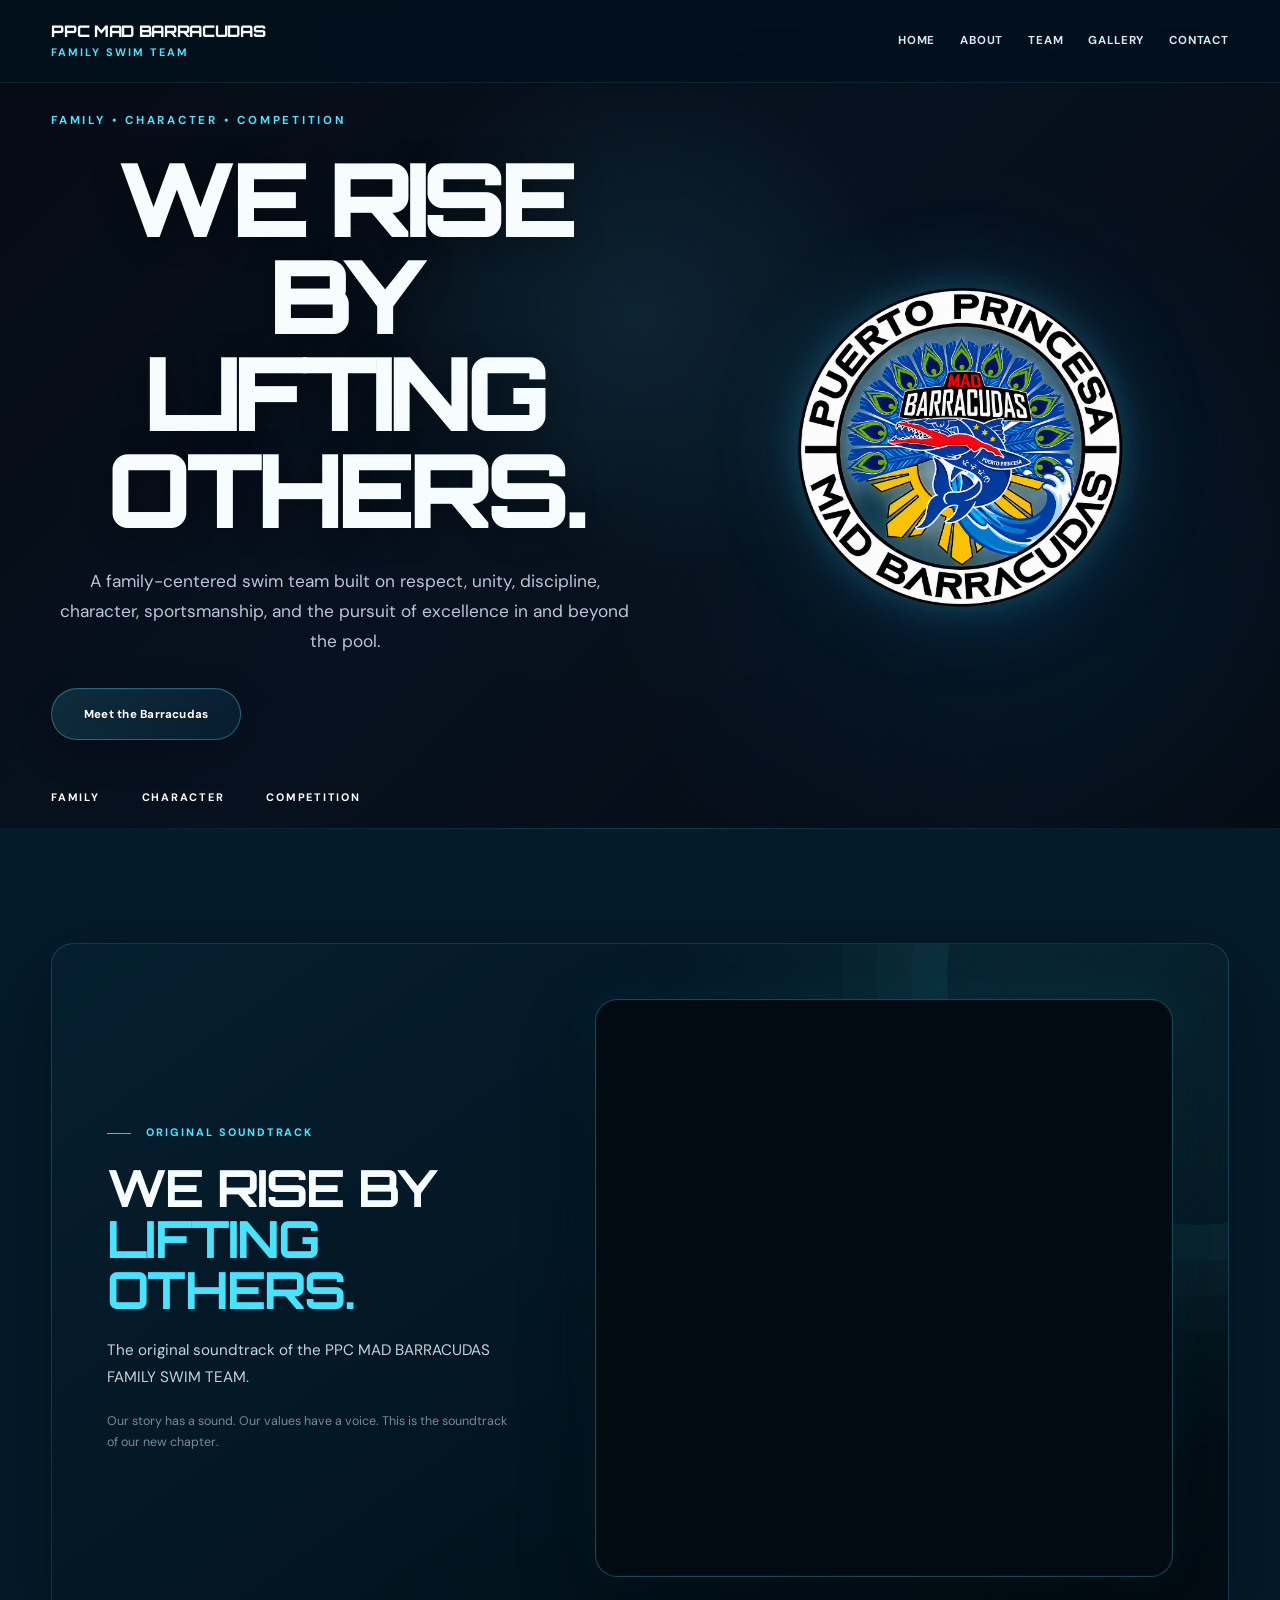
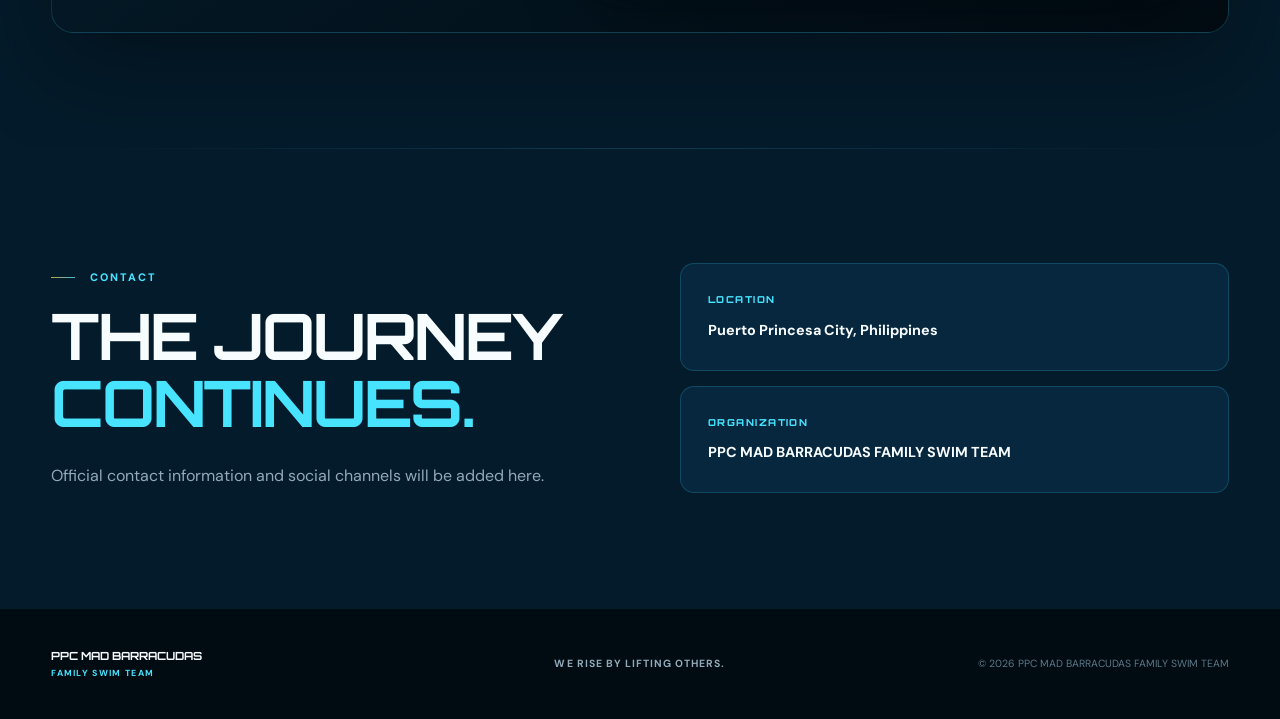
<file: index.html>
<!DOCTYPE html>
<html lang="en">
<head>
    <meta charset="UTF-8">
    <meta name="viewport" content="width=device-width, initial-scale=1.0">

    <title>PPC MAD BARRACUDAS FAMILY SWIM TEAM</title>

    <meta
        name="description"
        content="PPC MAD BARRACUDAS FAMILY SWIM TEAM — a family-centered competitive swim team built on respect, unity, discipline, character, and sportsmanship."
    >

    <link rel="preconnect" href="https://fonts.googleapis.com">
    <link rel="preconnect" href="https://fonts.gstatic.com" crossorigin>

    <link
        href="https://fonts.googleapis.com/css2?family=DM+Sans:wght@400;500;600;700&family=Manrope:wght@400;500;600;700;800&family=Orbitron:wght@500;600;700;800&display=swap"
        rel="stylesheet"
    >

    <link rel="stylesheet" href="style.css">
</head>

<body>

    <!-- =========================
         HEADER
    ========================== -->

    <header class="site-header">

        <div class="container nav-container">

            <a href="index.html" class="brand">

                <div class="brand-text">
                    <span class="brand-main">
                        PPC MAD BARRACUDAS
                    </span>

                    <span class="brand-sub">
                        FAMILY SWIM TEAM
                    </span>
                </div>

            </a>

            <button
                class="menu-toggle"
                type="button"
                aria-label="Open navigation menu"
                aria-expanded="false"
            >
                <span></span>
                <span></span>
                <span></span>
            </button>

            <nav class="main-nav" aria-label="Main navigation">

                <a href="index.html">
                    Home
                </a>

                <a href="about.html">
                    About
                </a>

                <a href="team.html">
                    Team
                </a>

                <a href="gallery.html">
                    Gallery
                </a>

                <a href="#contact">
                    Contact
                </a>

            </nav>

        </div>

    </header>


    <main>

        <!-- =========================
             HERO
        ========================== -->

<section class="hero" id="home">
    <div class="container hero-content">

        <div class="hero-copy">
            <div class="hero-kicker">FAMILY • CHARACTER • COMPETITION</div>

            <h1>WE RISE BY<br>LIFTING OTHERS.</h1>

            <p>
                A family-centered swim team built on respect, unity, discipline,
                character, sportsmanship, and the pursuit of excellence in and beyond the pool.
            </p>

            <a href="team.html" class="btn hero-btn">
                Meet the Barracudas
            </a>

<div class="hero-meta">
    <div>
        <strong>FAMILY</strong>
    </div>

    <div>
        <strong>CHARACTER</strong>
    </div>

    <div>
        <strong>COMPETITION</strong>
    </div>
</div>
        </div>

        <div class="hero-emblem">
            <img
                src="assets/official-logo-enhanced.png"
                alt="PPC MAD BARRACUDAS FAMILY SWIM TEAM official crest"
            >
        </div>

    </div>
</section>


        <!-- =========================
             ORIGINAL SOUNDTRACK
        ========================== -->

        <section class="section soundtrack-section">

            <div class="container">

                <div class="soundtrack-card">

                    <div class="soundtrack-copy">

                        <p class="eyebrow">
                            ORIGINAL SOUNDTRACK
                        </p>


                        <h2>
                            WE RISE BY
                            <span>LIFTING OTHERS.</span>
                        </h2>


                        <p>
                            The original soundtrack of the
                            PPC MAD BARRACUDAS FAMILY SWIM TEAM.
                        </p>


                        <p class="soundtrack-note">
                            Our story has a sound.
                            Our values have a voice.
                            This is the soundtrack of our new chapter.
                        </p>

                    </div>


                    <div class="soundtrack-visual">

                        <div class="soundtrack-video">

                            <iframe
                                src="https://www.youtube-nocookie.com/embed/_4dX9CUYXpI"
                                title="PPC MAD BARRACUDAS FAMILY SWIM TEAM — Official OST"
                                frameborder="0"
                                allow="accelerometer; autoplay; clipboard-write; encrypted-media; gyroscope; picture-in-picture; web-share"
                                referrerpolicy="strict-origin-when-cross-origin"
                                allowfullscreen>
                            </iframe>

                        </div>

                    </div>

                </div>

            </div>

        </section>


        <!-- =========================
             CONTACT
        ========================== -->

        <section
            class="section contact-section"
            id="contact"
        >

            <div class="container contact-grid">

                <div>

                    <p class="eyebrow">
                        CONTACT
                    </p>


                    <h2>
                        THE JOURNEY
                        <span>CONTINUES.</span>
                    </h2>


                    <p>
                        Official contact information and social channels
                        will be added here.
                    </p>

                </div>


                <div class="contact-placeholder">

                    <div>

                        <span>
                            LOCATION
                        </span>

                        <strong>
                            Puerto Princesa City, Philippines
                        </strong>

                    </div>


                    <div>

                        <span>
                            ORGANIZATION
                        </span>

                        <strong>
                            PPC MAD BARRACUDAS FAMILY SWIM TEAM
                        </strong>

                    </div>

                </div>

            </div>

        </section>

    </main>


    <!-- =========================
         FOOTER
    ========================== -->

    <footer class="site-footer">

        <div class="container footer-content">

            <div>

                <strong>
                    PPC MAD BARRACUDAS
                </strong>

                <span>
                    FAMILY SWIM TEAM
                </span>

            </div>


            <p>
                WE RISE BY LIFTING OTHERS.
            </p>


            <span class="footer-year">
                © 2026 PPC MAD BARRACUDAS FAMILY SWIM TEAM
            </span>

        </div>

    </footer>


    <!-- =========================
         MOBILE NAVIGATION
    ========================== -->

    <script>

        const menuToggle =
            document.querySelector(".menu-toggle");

        const mainNav =
            document.querySelector(".main-nav");


        menuToggle.addEventListener("click", () => {

            const isOpen =
                menuToggle.classList.toggle("active");

            mainNav.classList.toggle("active");

            menuToggle.setAttribute(
                "aria-expanded",
                isOpen ? "true" : "false"
            );

        });


        document
            .querySelectorAll(".main-nav a")
            .forEach(link => {

                link.addEventListener("click", () => {

                    menuToggle.classList.remove("active");

                    mainNav.classList.remove("active");

                    menuToggle.setAttribute(
                        "aria-expanded",
                        "false"
                    );

                });

            });

    </script>

</body>
</html>
</file>
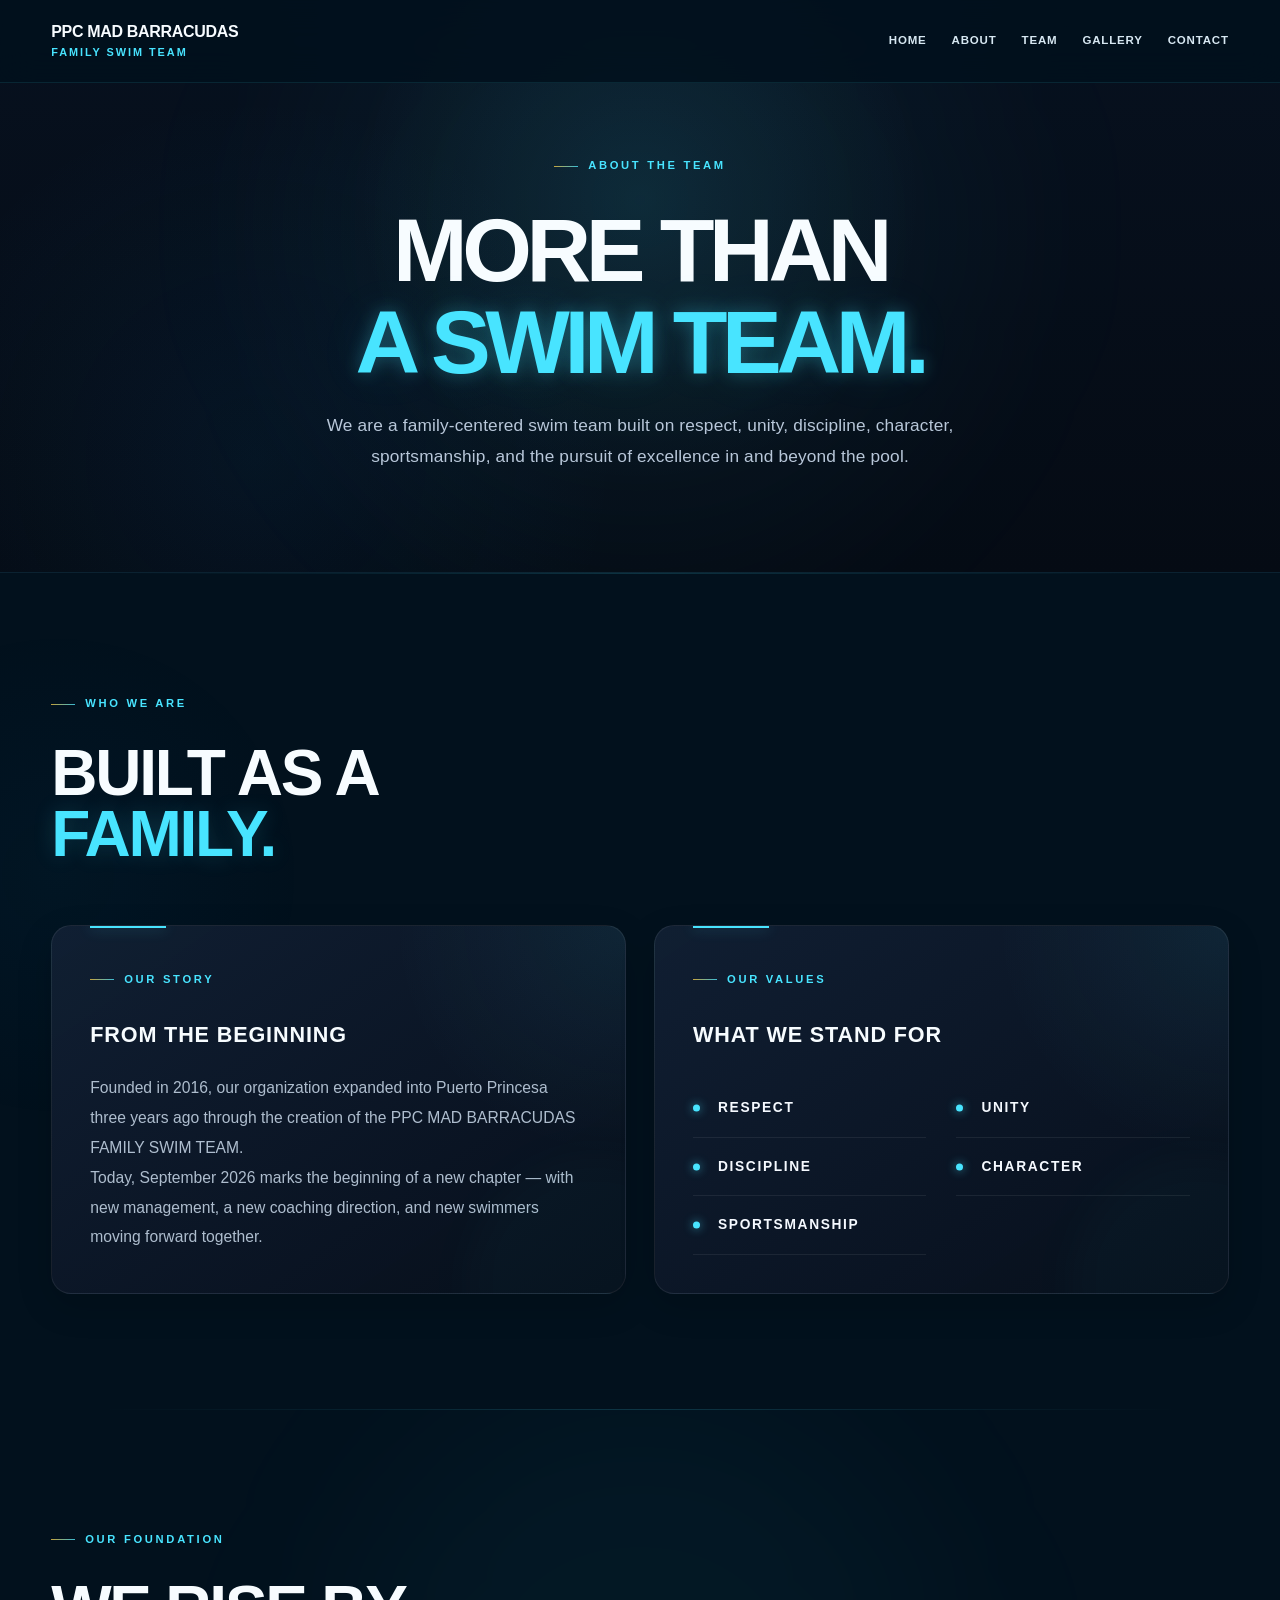
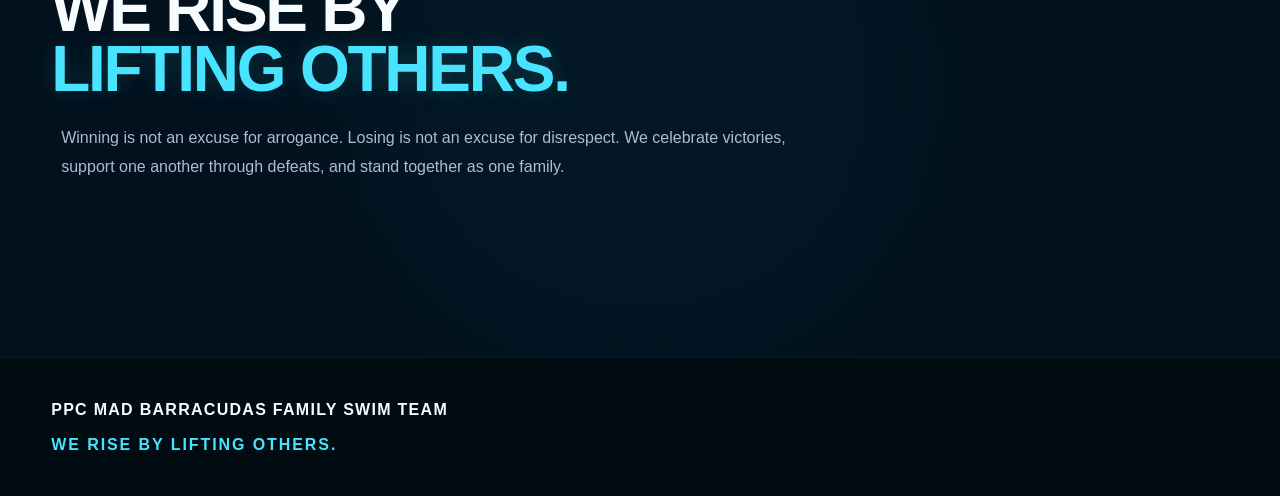
<file: about.html>
<!DOCTYPE html>
<html lang="en">
<head>
    <meta charset="UTF-8">
    <meta name="viewport" content="width=device-width, initial-scale=1.0">

    <title>About | PPC MAD BARRACUDAS FAMILY SWIM TEAM</title>

    <link rel="stylesheet" href="style.css">
</head>

<body>

    <header class="site-header">

        <div class="container nav-container">

            <a href="index.html" class="brand">
                <div class="brand-text">
                    <span class="brand-main">PPC MAD BARRACUDAS</span>
                    <span class="brand-sub">FAMILY SWIM TEAM</span>
                </div>
            </a>

            <button
                class="menu-toggle"
                type="button"
                aria-label="Open navigation menu"
                aria-expanded="false"
            >
                <span></span>
                <span></span>
                <span></span>
            </button>

            <nav class="main-nav" aria-label="Main navigation">
                <a href="index.html">Home</a>
                <a href="about.html" class="active">About</a>
                <a href="team.html">Team</a>
                <a href="gallery.html">Gallery</a>
                <a href="index.html#contact">Contact</a>
            </nav>

        </div>

    </header>


    <main>

        <section class="page-hero">

            <div class="container">

                <p class="eyebrow">ABOUT THE TEAM</p>

                <h1>
                    MORE THAN
                    <span>A SWIM TEAM.</span>
                </h1>

                <p class="page-hero-text">
                    We are a family-centered swim team built on respect,
                    unity, discipline, character, sportsmanship, and the
                    pursuit of excellence in and beyond the pool.
                </p>

            </div>

        </section>


        <section class="section">

            <div class="container">

                <div class="section-heading">
                    <p class="eyebrow">WHO WE ARE</p>

                    <h2>
                        BUILT AS A
                        <span>FAMILY.</span>
                    </h2>
                </div>


                <div class="content-grid">

                    <article class="content-card">

                        <p class="eyebrow">OUR STORY</p>

                        <h3>FROM THE BEGINNING</h3>

                        <p>
                            Founded in 2016, our organization expanded into
                            Puerto Princesa three years ago through the
                            creation of the PPC MAD BARRACUDAS FAMILY SWIM TEAM.
                        </p>

                        <p>
                            Today, September 2026 marks the beginning of a
                            new chapter — with new management, a new coaching
                            direction, and new swimmers moving forward together.
                        </p>

                    </article>


                    <article class="content-card">

                        <p class="eyebrow">OUR VALUES</p>

                        <h3>WHAT WE STAND FOR</h3>

                        <ul class="values-list">
                            <li>RESPECT</li>
                            <li>UNITY</li>
                            <li>DISCIPLINE</li>
                            <li>CHARACTER</li>
                            <li>SPORTSMANSHIP</li>
                        </ul>

                    </article>

                </div>

            </div>

        </section>


        <section class="section values-section">

            <div class="container">

                <div class="section-heading">

                    <p class="eyebrow">OUR FOUNDATION</p>

                    <h2>
                        WE RISE BY
                        <span>LIFTING OTHERS.</span>
                    </h2>

                    <p>
                        Winning is not an excuse for arrogance.
                        Losing is not an excuse for disrespect.
                        We celebrate victories, support one another
                        through defeats, and stand together as one family.
                    </p>

                </div>

            </div>

        </section>

    </main>


    <footer class="site-footer">

        <div class="container">

            <p>
                PPC MAD BARRACUDAS FAMILY SWIM TEAM
            </p>

            <p>
                WE RISE BY LIFTING OTHERS.
            </p>

        </div>

    </footer>


    <script>
        const menuToggle = document.querySelector(".menu-toggle");
        const mainNav = document.querySelector(".main-nav");

        if (menuToggle && mainNav) {

            menuToggle.addEventListener("click", () => {

                const isOpen = mainNav.classList.toggle("open");

                menuToggle.setAttribute(
                    "aria-expanded",
                    isOpen ? "true" : "false"
                );

            });


            mainNav.querySelectorAll("a").forEach(link => {

                link.addEventListener("click", () => {

                    mainNav.classList.remove("open");

                    menuToggle.setAttribute(
                        "aria-expanded",
                        "false"
                    );

                });

            });

        }
    </script>

</body>
</html>
</file>
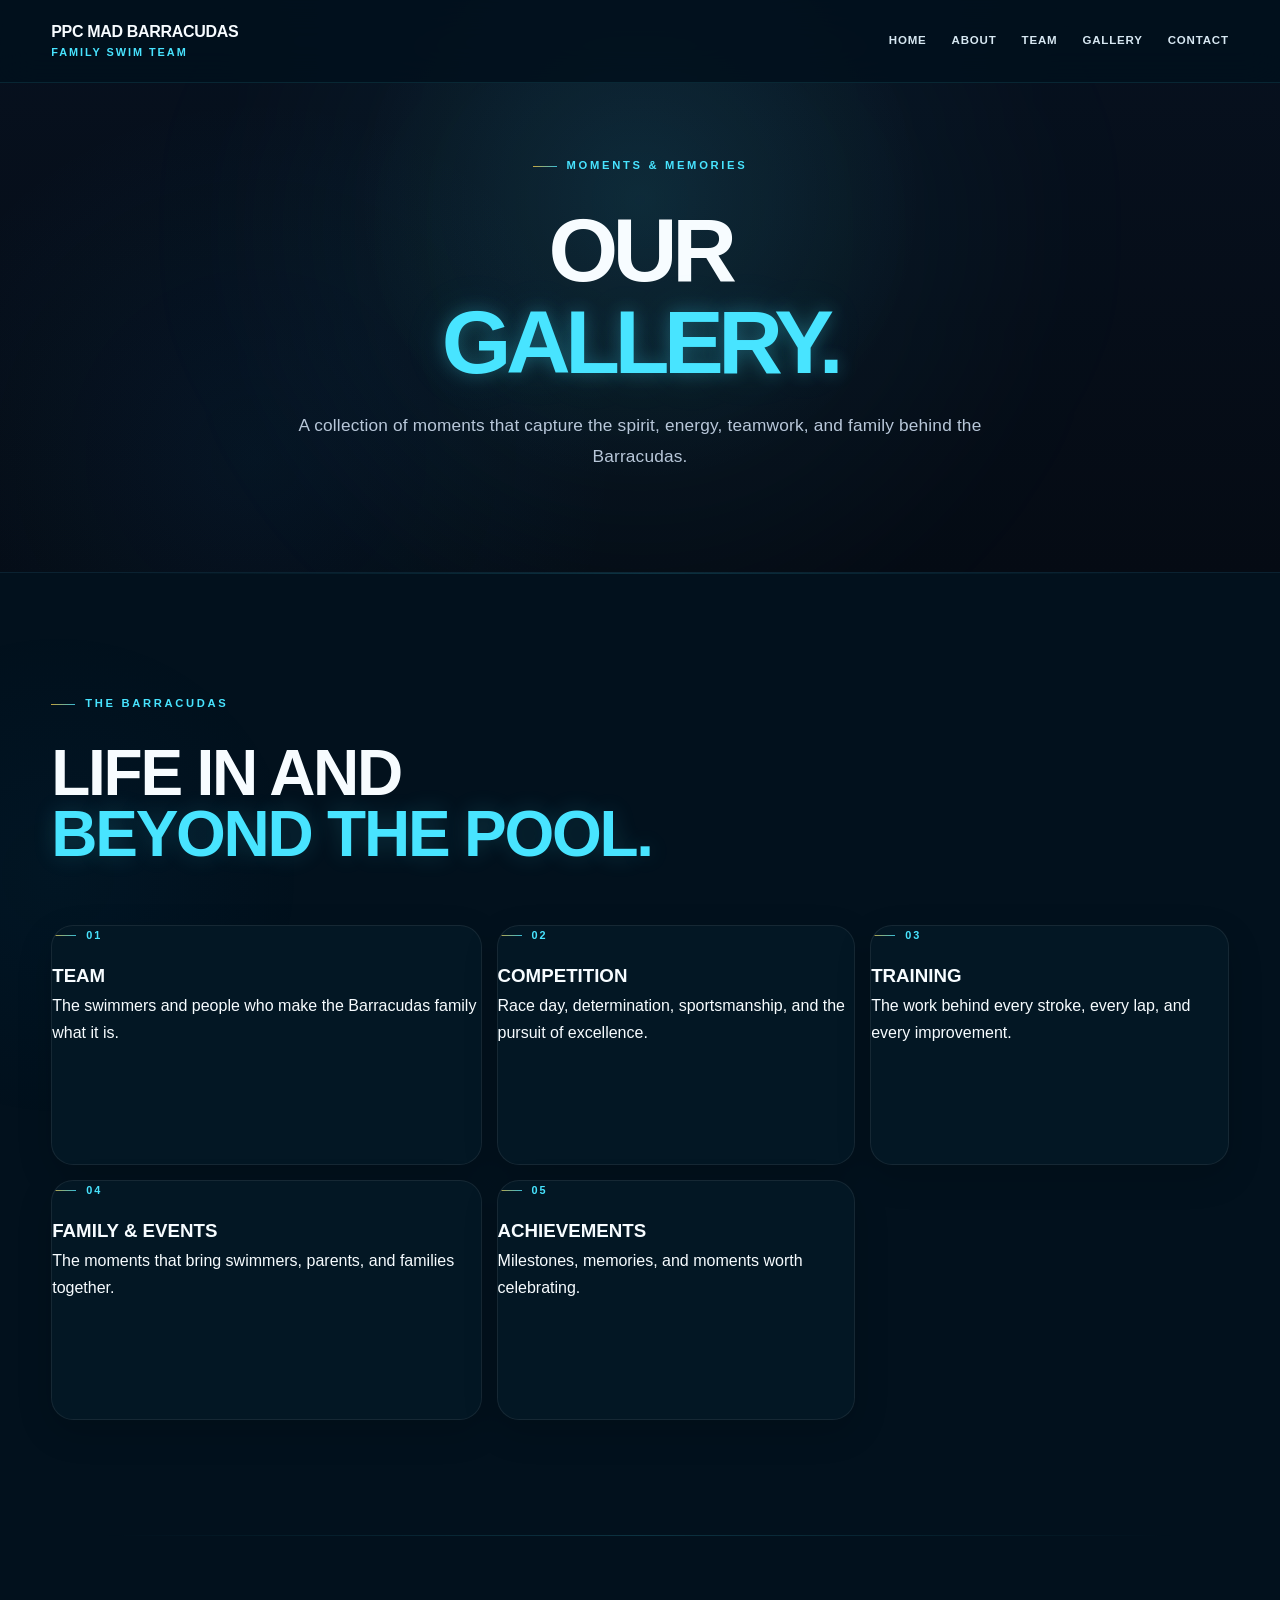
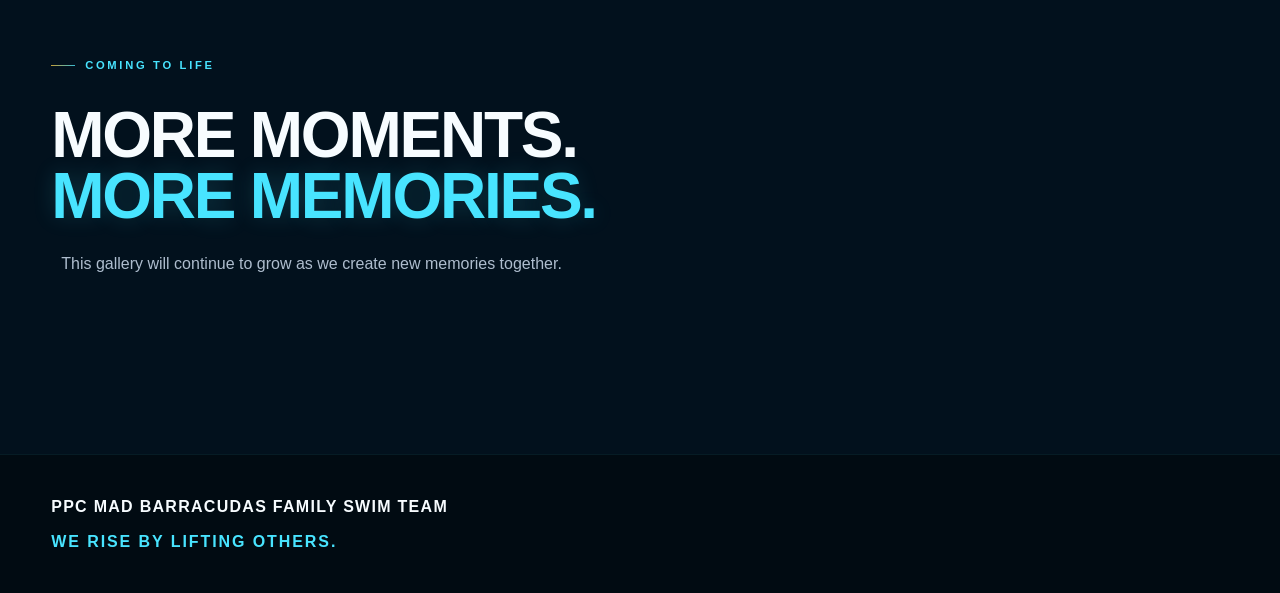
<file: gallery.html>
<!DOCTYPE html>
<html lang="en">
<head>
    <meta charset="UTF-8">
    <meta name="viewport" content="width=device-width, initial-scale=1.0">

    <title>Gallery | PPC MAD BARRACUDAS FAMILY SWIM TEAM</title>

    <link rel="stylesheet" href="style.css">
</head>

<body>

    <header class="site-header">

        <div class="container nav-container">

            <a href="index.html" class="brand">

                <div class="brand-text">
                    <span class="brand-main">PPC MAD BARRACUDAS</span>
                    <span class="brand-sub">FAMILY SWIM TEAM</span>
                </div>

            </a>

<nav class="main-nav" aria-label="Main navigation">
    <a href="index.html">Home</a>
    <a href="about.html">About</a>
    <a href="team.html">Team</a>
    <a href="gallery.html" class="active">Gallery</a>
    <a href="index.html#contact">Contact</a>
</nav>

        </div>

    </header>


    <main>

        <section class="page-hero">

            <div class="container">

                <p class="eyebrow">MOMENTS & MEMORIES</p>

                <h1>
                    OUR
                    <span>GALLERY.</span>
                </h1>

                <p class="page-hero-text">
                    A collection of moments that capture the spirit,
                    energy, teamwork, and family behind the Barracudas.
                </p>

            </div>

        </section>


        <section class="section">

            <div class="container">

                <div class="section-heading">

                    <p class="eyebrow">THE BARRACUDAS</p>

                    <h2>
                        LIFE IN AND
                        <span>BEYOND THE POOL.</span>
                    </h2>

                </div>


                <div class="gallery-grid">

                    <div class="gallery-card gallery-team">
                        <div class="gallery-card-content">
                            <p class="eyebrow">01</p>
                            <h3>TEAM</h3>
                            <p>
                                The swimmers and people who make
                                the Barracudas family what it is.
                            </p>
                        </div>
                    </div>


                    <div class="gallery-card">
                        <div class="gallery-card-content">
                            <p class="eyebrow">02</p>
                            <h3>COMPETITION</h3>
                            <p>
                                Race day, determination, sportsmanship,
                                and the pursuit of excellence.
                            </p>
                        </div>
                    </div>


                    <div class="gallery-card">
                        <div class="gallery-card-content">
                            <p class="eyebrow">03</p>
                            <h3>TRAINING</h3>
                            <p>
                                The work behind every stroke,
                                every lap, and every improvement.
                            </p>
                        </div>
                    </div>


                    <div class="gallery-card">
                        <div class="gallery-card-content">
                            <p class="eyebrow">04</p>
                            <h3>FAMILY & EVENTS</h3>
                            <p>
                                The moments that bring swimmers,
                                parents, and families together.
                            </p>
                        </div>
                    </div>


                    <div class="gallery-card">
                        <div class="gallery-card-content">
                            <p class="eyebrow">05</p>
                            <h3>ACHIEVEMENTS</h3>
                            <p>
                                Milestones, memories, and moments
                                worth celebrating.
                            </p>
                        </div>
                    </div>

                </div>

            </div>

        </section>


        <section class="section">

            <div class="container">

                <div class="section-heading">

                    <p class="eyebrow">COMING TO LIFE</p>

                    <h2>
                        MORE MOMENTS.
                        <span>MORE MEMORIES.</span>
                    </h2>

                    <p>
                        This gallery will continue to grow as we
                        create new memories together.
                    </p>

                </div>

            </div>

        </section>

    </main>


    <footer class="site-footer">

        <div class="container">

            <p>
                PPC MAD BARRACUDAS FAMILY SWIM TEAM
            </p>

            <p>
                WE RISE BY LIFTING OTHERS.
            </p>

        </div>

    </footer>


</body>
</html>
</file>
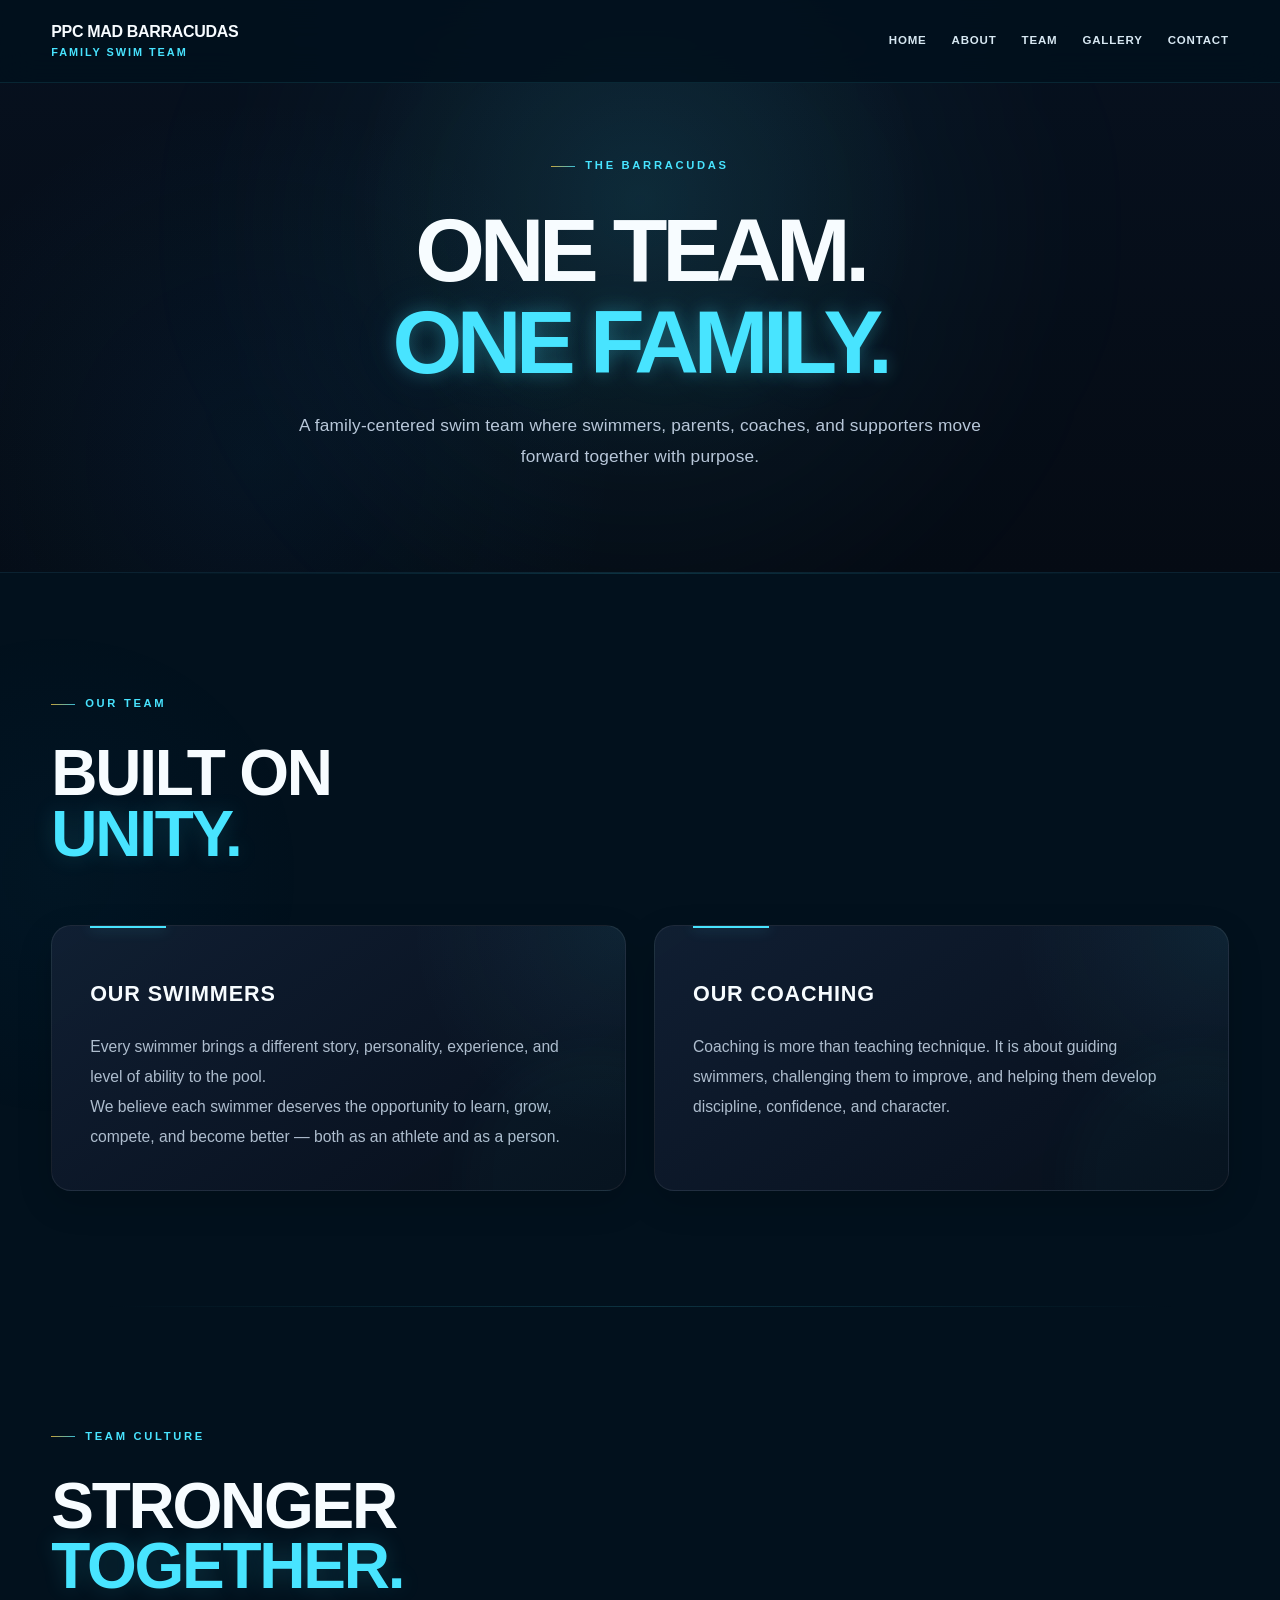
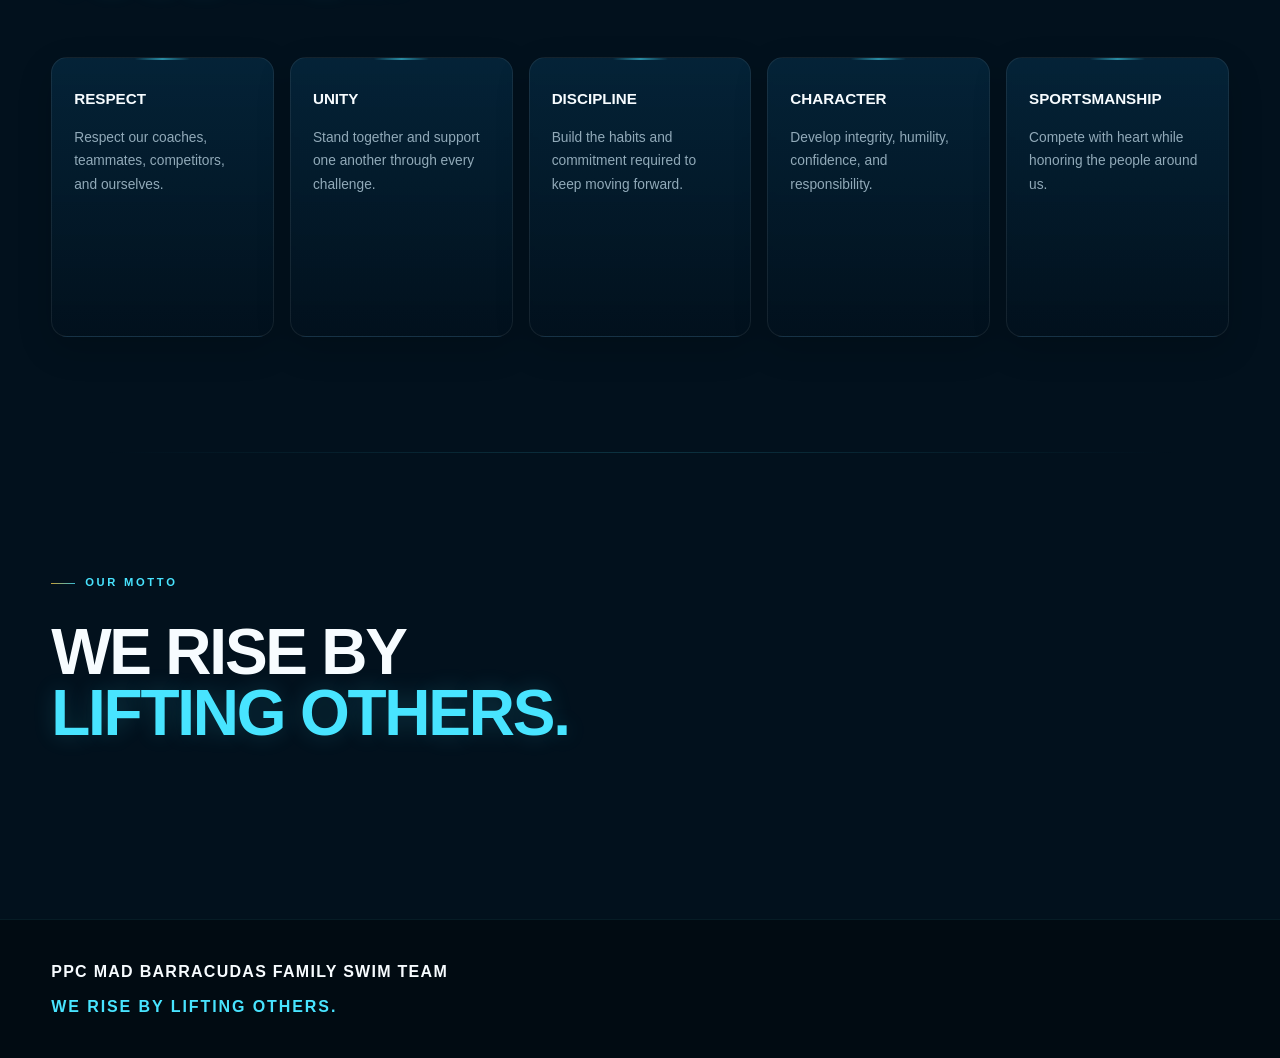
<file: team.html>
<!DOCTYPE html>
<html lang="en">
<head>
    <meta charset="UTF-8">
    <meta name="viewport" content="width=device-width, initial-scale=1.0">

    <title>Team | PPC MAD BARRACUDAS FAMILY SWIM TEAM</title>

    <link rel="stylesheet" href="style.css">
</head>

<body>

    <header class="site-header">

        <div class="container nav-container">

            <a href="index.html" class="brand">

                <div class="brand-text">
                    <span class="brand-main">PPC MAD BARRACUDAS</span>
                    <span class="brand-sub">FAMILY SWIM TEAM</span>
                </div>

            </a>

<nav class="main-nav" aria-label="Main navigation">
    <a href="index.html">Home</a>
    <a href="about.html">About</a>
    <a href="team.html" class="active">Team</a>
    <a href="gallery.html">Gallery</a>
    <a href="index.html#contact">Contact</a>
</nav>

        </div>

    </header>


    <main>

        <section class="page-hero">

            <div class="container">

                <p class="eyebrow">THE BARRACUDAS</p>

                <h1>
                    ONE TEAM.
                    <span>ONE FAMILY.</span>
                </h1>

                <p class="page-hero-text">
                    A family-centered swim team where swimmers,
                    parents, coaches, and supporters move forward
                    together with purpose.
                </p>

            </div>

        </section>


        <section class="section">

            <div class="container">

                <div class="section-heading">

                    <p class="eyebrow">OUR TEAM</p>

                    <h2>
                        BUILT ON
                        <span>UNITY.</span>
                    </h2>

                </div>


                <div class="content-grid">

                    <div class="content-card">

                        <h3>OUR SWIMMERS</h3>

                        <p>
                            Every swimmer brings a different story,
                            personality, experience, and level of ability
                            to the pool.
                        </p>

                        <p>
                            We believe each swimmer deserves the opportunity
                            to learn, grow, compete, and become better —
                            both as an athlete and as a person.
                        </p>

                    </div>


                    <div class="content-card">

                        <h3>OUR COACHING</h3>

                        <p>
                            Coaching is more than teaching technique.
                            It is about guiding swimmers, challenging them
                            to improve, and helping them develop discipline,
                            confidence, and character.
                        </p>

                    </div>

                </div>

            </div>

        </section>


        <section class="section">

            <div class="container">

                <div class="section-heading">

                    <p class="eyebrow">TEAM CULTURE</p>

                    <h2>
                        STRONGER
                        <span>TOGETHER.</span>
                    </h2>

                </div>


                <div class="values-grid">

                    <div class="value-card">
                        <h3>RESPECT</h3>
                        <p>
                            Respect our coaches, teammates,
                            competitors, and ourselves.
                        </p>
                    </div>

                    <div class="value-card">
                        <h3>UNITY</h3>
                        <p>
                            Stand together and support one another
                            through every challenge.
                        </p>
                    </div>

                    <div class="value-card">
                        <h3>DISCIPLINE</h3>
                        <p>
                            Build the habits and commitment required
                            to keep moving forward.
                        </p>
                    </div>

                    <div class="value-card">
                        <h3>CHARACTER</h3>
                        <p>
                            Develop integrity, humility, confidence,
                            and responsibility.
                        </p>
                    </div>

                    <div class="value-card">
                        <h3>SPORTSMANSHIP</h3>
                        <p>
                            Compete with heart while honoring
                            the people around us.
                        </p>
                    </div>

                </div>

            </div>

        </section>


        <section class="section">

            <div class="container">

                <div class="section-heading">

                    <p class="eyebrow">OUR MOTTO</p>

                    <h2>
                        WE RISE BY
                        <span>LIFTING OTHERS.</span>
                    </h2>

                </div>

            </div>

        </section>

    </main>


    <footer class="site-footer">

        <div class="container">

            <p>
                PPC MAD BARRACUDAS FAMILY SWIM TEAM
            </p>

            <p>
                WE RISE BY LIFTING OTHERS.
            </p>

        </div>

    </footer>


</body>
</html>
</file>
<file: style.css>
/* =========================================================
   PPC MAD BARRACUDAS FAMILY SWIM TEAM
   REFINED FAMILY + SWIMMING + CHAMPIONSHIP DESIGN
========================================================= */

:root {
    --deep: #02111d;
    --navy: #052238;
    --navy-light: #083552;

    --blue: #087fcb;
    --aqua: #00b9e8;
    --cyan: #48e4ff;

    --gold: #f4c542;
    --white: #f7fcff;

    --text: #d8e7ef;
    --muted: #91aab9;

    --border: rgba(72, 228, 255, 0.18);

    --container: 1180px;
    --radius: 22px;
}


/* =========================================================
   RESET
========================================================= */

* {
    margin: 0;
    padding: 0;
    box-sizing: border-box;
}

html {
    scroll-behavior: smooth;
}

body {
    background: var(--deep);
    color: var(--white);
    font-family: "DM Sans", sans-serif;
    line-height: 1.7;
    overflow-x: hidden;
}

a {
    color: inherit;
    text-decoration: none;
}

img {
    max-width: 100%;
    display: block;
}

button {
    font: inherit;
}

.container {
    width: min(92%, var(--container));
    margin: auto;
}

.section {
    position: relative;
    padding: 115px 0;
}


/* =========================================================
   TYPOGRAPHY
========================================================= */

.eyebrow {
    color: var(--cyan);
    font-family: "Orbitron", sans-serif;
    font-size: 0.68rem;
    font-weight: 800;
    letter-spacing: 0.22em;
    text-transform: uppercase;
    margin-bottom: 16px;
}

.section-heading {
    max-width: 780px;
    margin-bottom: 60px;
}

.section-heading.centered {
    text-align: center;
    margin-left: auto;
    margin-right: auto;
}

.section-heading h2,
.chapter-content h2,
.soundtrack-copy h2,
.final-message h2,
.contact-section h2 {
    font-family: "Orbitron", sans-serif;
    text-transform: uppercase;
    line-height: 1.05;
    letter-spacing: -0.045em;
}

.section-heading h2 {
    font-size: clamp(2.2rem, 5vw, 4.3rem);
    margin-bottom: 22px;
}

.section-heading h2 span,
.hero h1 span,
.chapter-content h2 span,
.soundtrack-copy h2 span,
.final-message h2 span,
.contact-section h2 span {
    display: block;
    color: var(--cyan);
}

.section-heading > p:last-child {
    color: var(--muted);
    font-size: 1.05rem;
}


/* =========================================================
   HEADER
========================================================= */

.site-header {
    position: fixed;
    top: 0;
    left: 0;
    width: 100%;

    z-index: 1000;

    background: rgba(2, 17, 29, 0.88);
    border-bottom: 1px solid rgba(72, 228, 255, 0.1);

    backdrop-filter: blur(18px);
}

.nav-container {
    min-height: 82px;

    display: flex;
    align-items: center;
    justify-content: space-between;

    gap: 25px;
}

.brand {
    display: flex;
    align-items: center;
    gap: 12px;
}

.brand-mark {
    width: 55px;
    height: 55px;

    display: grid;
    place-items: center;

    border-radius: 50%;

    overflow: hidden;

    background: rgba(0, 185, 232, 0.08);
    border: 1px solid rgba(72, 228, 255, 0.3);
}

.brand-mark img {
    width: 100%;
    height: 100%;
    object-fit: contain;
}

.brand-text {
    display: flex;
    flex-direction: column;
    line-height: 1.1;
}

.brand-main {
    font-family: "Orbitron", sans-serif;
    font-size: 0.72rem;
    font-weight: 800;
}

.brand-sub {
    margin-top: 5px;
    color: var(--cyan);
    font-size: 0.56rem;
    font-weight: 700;
    letter-spacing: 0.16em;
}

.main-nav {
    display: flex;
    gap: 25px;
    align-items: center;
}

.main-nav a {
    color: #d7e8f2;
    font-size: 0.72rem;
    font-weight: 700;
    text-transform: uppercase;
    letter-spacing: 0.07em;
}

.main-nav a:hover {
    color: var(--cyan);
}

.menu-toggle {
    display: none;
}


/* =========================================================
   HERO
========================================================= */

.hero {
    position: relative;

    min-height: 100vh;

    display: flex;
    align-items: center;

    overflow: hidden;

    background:
        linear-gradient(
            135deg,
            rgba(2, 17, 29, 0.98),
            rgba(5, 34, 56, 0.94)
        );
}


/* WATER LIGHT */

.hero::before {
    content: "";

    position: absolute;
    inset: 0;

    background:

        radial-gradient(
            ellipse at 80% 40%,
            rgba(0, 185, 232, 0.28),
            transparent 42%
        ),

        radial-gradient(
            ellipse at 10% 110%,
            rgba(8, 127, 203, 0.22),
            transparent 42%
        );
}


/* POOL LANE EFFECT */

.hero::after {
    content: "";

    position: absolute;
    inset: 0;

    opacity: 0.18;

    background:

        repeating-linear-gradient(
            0deg,
            transparent,
            transparent 75px,
            rgba(72, 228, 255, 0.12) 76px,
            transparent 78px
        );

    transform: perspective(700px) rotateX(58deg) scale(1.6);
    transform-origin: bottom;
}

.hero-content {
    position: relative;
    z-index: 2;

    display: grid;
    grid-template-columns: 1.15fr 0.85fr;

    align-items: center;

    gap: 70px;

    padding-top: 90px;
}

.hero h1 {
    font-family: "Orbitron", sans-serif;

    font-size: clamp(3.2rem, 7vw, 7rem);

    line-height: 0.96;

    letter-spacing: -0.06em;

    text-transform: uppercase;

    margin-bottom: 30px;
}

.hero-description {
    max-width: 650px;

    color: var(--text);

    font-size: 1.1rem;

    margin-bottom: 38px;
}

.hero-actions {
    display: flex;
    flex-wrap: wrap;

    gap: 14px;

    margin-bottom: 55px;
}


/* BUTTONS */

.btn {
    display: inline-flex;

    align-items: center;
    justify-content: center;

    min-height: 52px;

    padding: 0 25px;

    border-radius: 8px;

    font-size: 0.72rem;
    font-weight: 800;

    text-transform: uppercase;

    letter-spacing: 0.08em;

    transition: 0.25s ease;
}

.btn:hover {
    transform: translateY(-3px);
}

.btn-primary {
    color: #00131e;

    background: var(--cyan);

    box-shadow:
        0 10px 35px rgba(72, 228, 255, 0.25);
}

.btn-secondary {
    color: var(--white);

    border: 1px solid rgba(72, 228, 255, 0.35);

    background: rgba(72, 228, 255, 0.05);
}


/* HERO META */

.hero-meta {
    display: flex;
    flex-wrap: wrap;

    gap: 35px;
}

.hero-meta div {
    display: flex;
    flex-direction: column;
}

.hero-meta strong {
    color: var(--gold);

    font-family: "Orbitron", sans-serif;

    font-size: 0.66rem;

    letter-spacing: 0.1em;
}

.hero-meta span {
    color: var(--muted);

    font-size: 0.78rem;
}


/* =========================================================
   BARRACUDAS HERO IDENTITY
========================================================= */

.hero-emblem {
    position: relative;

    min-height: 500px;

    display: grid;
    place-items: center;
}

.emblem-ring {
    width: min(450px, 80vw);
    aspect-ratio: 1;

    position: relative;

    display: grid;
    place-items: center;

    border-radius: 50%;

    background:

        radial-gradient(
            circle,
            rgba(72, 228, 255, 0.2),
            rgba(8, 127, 203, 0.1) 45%,
            rgba(2, 17, 29, 0.3) 70%
        );

    border: 2px solid rgba(72, 228, 255, 0.35);

    box-shadow:

        0 0 40px rgba(0, 185, 232, 0.22),
        0 0 120px rgba(8, 127, 203, 0.18),
        inset 0 0 80px rgba(72, 228, 255, 0.08);
}


/* WATER RINGS */

.emblem-ring::before,
.emblem-ring::after {
    content: "";

    position: absolute;

    border-radius: 50%;

    border: 1px solid rgba(72, 228, 255, 0.2);
}

.emblem-ring::before {
    inset: 24px;
}

.emblem-ring::after {
    inset: 55px;
}

.emblem-inner {
    position: relative;
    z-index: 2;

    text-align: center;
}

.emblem-label {
    display: block;

    color: var(--gold);

    font-family: "Orbitron", sans-serif;

    font-size: 0.8rem;

    font-weight: 800;

    letter-spacing: 0.35em;

    margin-bottom: 10px;
}

.emblem-word {
    font-family: "Orbitron", sans-serif;

    font-size: clamp(2rem, 5vw, 3.8rem);

    font-weight: 800;

    letter-spacing: -0.06em;
}

.emblem-caption {
    display: block;

    margin-top: 13px;

    color: var(--cyan);

    font-size: 0.6rem;

    font-weight: 800;

    letter-spacing: 0.25em;
}


/* =========================================================
   ABOUT
========================================================= */

.about-section {
    background:

        linear-gradient(
            180deg,
            #052238,
            #031724
        );
}

.story-grid {
    display: grid;

    grid-template-columns: repeat(3, 1fr);

    gap: 22px;
}

.story-card {
    min-height: 280px;

    padding: 35px;

    border-radius: var(--radius);

    background:

        linear-gradient(
            145deg,
            rgba(8, 53, 82, 0.85),
            rgba(3, 23, 36, 0.9)
        );

    border: 1px solid var(--border);

    transition: 0.3s ease;
}

.story-card:hover {
    transform: translateY(-8px);

    border-color: rgba(72, 228, 255, 0.45);
}

.story-year {
    color: var(--cyan);

    font-family: "Orbitron", sans-serif;

    font-size: 1.8rem;

    font-weight: 800;

    margin-bottom: 30px;
}

.story-card h3 {
    font-family: "Orbitron", sans-serif;

    font-size: 1rem;

    margin-bottom: 13px;
}

.story-card p {
    color: var(--muted);

    font-size: 0.9rem;
}


/* =========================================================
   VALUES
========================================================= */

.values-section {
    background: var(--deep);
}

.values-grid {
    display: grid;

    grid-template-columns: repeat(5, 1fr);

    gap: 16px;
}

.value-card {
    position: relative;

    min-height: 280px;

    padding: 28px 22px;

    border-radius: 16px;

    background:

        linear-gradient(
            180deg,
            rgba(8, 53, 82, 0.5),
            rgba(2, 17, 29, 0.8)
        );

    border: 1px solid var(--border);

    overflow: hidden;

    transition: 0.3s ease;
}

.value-card::before {
    content: "";

    position: absolute;

    top: 0;
    left: 0;

    width: 100%;
    height: 4px;

    background:
        linear-gradient(
            90deg,
            var(--blue),
            var(--cyan)
        );
}

.value-card:hover {
    transform: translateY(-8px);

    background:
        linear-gradient(
            180deg,
            rgba(8, 75, 112, 0.65),
            rgba(2, 17, 29, 0.9)
        );
}

.value-number {
    color: var(--gold);

    font-family: "Orbitron", sans-serif;

    font-size: 0.65rem;

    font-weight: 800;
}

.value-card h3 {
    margin-top: 38px;

    margin-bottom: 14px;

    font-family: "Orbitron", sans-serif;

    font-size: 0.95rem;

    text-transform: uppercase;
}

.value-card p {
    color: var(--muted);

    font-size: 0.86rem;
}

.values-statement {
    margin-top: 85px;

    padding: 55px 30px;

    text-align: center;

    border-top: 1px solid var(--border);
    border-bottom: 1px solid var(--border);
}

.values-statement p {
    font-family: "Orbitron", sans-serif;

    font-size: clamp(1.2rem, 3vw, 2.4rem);

    font-weight: 800;

    line-height: 1.4;
}

.values-statement span {
    color: var(--cyan);
}


/* =========================================================
   NEW CHAPTER
========================================================= */

.chapter-section {
    position: relative;

    min-height: 620px;

    display: grid;
    place-items: center;

    overflow: hidden;

    background:

        radial-gradient(
            ellipse at center,
            rgba(0, 185, 232, 0.25),
            transparent 55%
        ),

        linear-gradient(
            135deg,
            #02111d,
            #07395a
        );
}

.chapter-section::before {
    content: "";

    position: absolute;

    width: 850px;
    height: 850px;

    border-radius: 50%;

    border: 1px solid rgba(72, 228, 255, 0.12);
}

.chapter-content {
    position: relative;
    z-index: 2;

    text-align: center;
}

.chapter-content h2 {
    font-size: clamp(2.7rem, 7vw, 6.5rem);

    margin-bottom: 25px;
}

.chapter-content > p:not(.eyebrow) {
    color: var(--text);

    font-size: 1.15rem;

    margin-bottom: 35px;
}

.chapter-points {
    display: flex;
    flex-wrap: wrap;

    justify-content: center;

    gap: 12px;
}

.chapter-points span {
    padding: 10px 17px;

    border-radius: 50px;

    border: 1px solid rgba(72, 228, 255, 0.25);

    background: rgba(2, 17, 29, 0.3);

    font-size: 0.64rem;

    font-weight: 800;

    letter-spacing: 0.08em;
}


/* =========================================================
   EVENTS
========================================================= */

.events-section {
    background: #041b2b;
}

.event-card {
    display: grid;

    grid-template-columns: 150px 1fr;

    gap: 45px;

    padding: 45px;

    border-radius: var(--radius);

    background:

        linear-gradient(
            120deg,
            #073957,
            #031724
        );

    border: 1px solid rgba(72, 228, 255, 0.2);

    box-shadow:
        0 30px 80px rgba(0, 0, 0, 0.25);
}

.event-date {
    text-align: center;

    border-right: 1px solid var(--border);
}

.event-date span,
.event-date small {
    display: block;

    color: var(--cyan);

    font-family: "Orbitron", sans-serif;

    font-size: 0.7rem;

    font-weight: 800;

    letter-spacing: 0.15em;
}

.event-date strong {
    display: block;

    font-family: "Orbitron", sans-serif;

    font-size: 4.2rem;

    line-height: 1;

    margin: 8px 0;
}

.event-tag {
    color: var(--gold);

    font-family: "Orbitron", sans-serif;

    font-size: 0.65rem;

    font-weight: 800;

    letter-spacing: 0.15em;

    margin-bottom: 8px;
}

.event-info h3 {
    font-family: "Orbitron", sans-serif;

    font-size: 3rem;

    margin-bottom: 15px;
}

.event-info > p:not(.event-tag) {
    color: var(--muted);
}

.event-location {
    display: flex;
    flex-wrap: wrap;

    gap: 20px;

    margin-top: 20px;
}

.event-location span {
    color: var(--text);

    font-size: 0.78rem;
}


/* =========================================================
   TEAM
========================================================= */

.team-section {
    background: var(--deep);
}

.team-placeholder-grid {
    display: grid;

    grid-template-columns: repeat(3, 1fr);

    gap: 20px;
}

.team-placeholder {
    position: relative;

    min-height: 350px;

    padding: 35px;

    display: flex;
    flex-direction: column;
    justify-content: flex-end;

    border-radius: var(--radius);

    overflow: hidden;

    background:

        linear-gradient(
            180deg,
            rgba(8, 127, 203, 0.18),
            rgba(2, 17, 29, 0.95)
        );

    border: 1px solid var(--border);
}

.team-placeholder::after {
    content: "";

    position: absolute;

    width: 220px;
    height: 220px;

    top: -100px;
    right: -80px;

    border-radius: 50%;

    border: 1px solid rgba(72, 228, 255, 0.15);
}

.placeholder-icon {
    position: absolute;

    top: 30px;

    color: var(--gold);

    font-family: "Orbitron", sans-serif;

    font-size: 0.7rem;
}

.team-placeholder h3 {
    font-family: "Orbitron", sans-serif;

    font-size: 1rem;

    margin-bottom: 12px;
}

.team-placeholder p {
    color: var(--muted);

    font-size: 0.9rem;
}


/* =========================================================
   ACHIEVEMENTS
========================================================= */

.achievements-section {
    background: #041b2b;
}

.achievement-empty {
    min-height: 360px;

    display: flex;
    flex-direction: column;

    justify-content: center;
    align-items: center;

    text-align: center;

    padding: 50px;

    border-radius: var(--radius);

    border: 1px dashed rgba(72, 228, 255, 0.25);

    background:

        radial-gradient(
            circle,
            rgba(0, 185, 232, 0.1),
            transparent 60%
        );
}

.achievement-symbol {
    width: 75px;
    height: 75px;

    display: grid;
    place-items: center;

    border-radius: 50%;

    margin-bottom: 25px;

    color: var(--gold);

    border: 1px solid rgba(244, 197, 66, 0.4);

    font-family: "Orbitron", sans-serif;

    font-size: 1.5rem;
}

.achievement-empty h3 {
    font-family: "Orbitron", sans-serif;

    margin-bottom: 10px;
}

.achievement-empty p {
    color: var(--muted);

    max-width: 550px;
}


/* =========================================================
   GALLERY
========================================================= */

.gallery-section {
    background: var(--deep);
}

.gallery-grid {
    display: grid;

    grid-template-columns: 1.2fr 1fr 1fr;

    grid-template-rows: 240px 240px;

    gap: 15px;
}

.gallery-tile {
    position: relative;

    display: flex;
    align-items: flex-end;

    padding: 25px;

    border-radius: 16px;

    overflow: hidden;

    border: 1px solid var(--border);

    background:

        linear-gradient(
            135deg,
            #075076,
            #02111d
        );

    transition: 0.3s ease;
}

.gallery-tile::before {
    content: "";

    position: absolute;
    inset: 0;

    background:

        radial-gradient(
            circle at 20% 20%,
            rgba(72, 228, 255, 0.2),
            transparent 40%
        );
}

.gallery-tile:hover {
    transform: scale(1.02);

    border-color: var(--cyan);
}

.gallery-tile span {
    position: relative;
    z-index: 2;

    font-family: "Orbitron", sans-serif;

    font-size: 0.72rem;

    font-weight: 800;

    letter-spacing: 0.1em;
}

.gallery-large {
    grid-row: span 2;
}

.gallery-wide {
    grid-column: span 2;
}


/* =========================================================
   SOUNDTRACK
========================================================= */

.soundtrack-section {
    background: #041b2b;
}

.soundtrack-card {
    display: grid;

    grid-template-columns: 1fr 0.7fr;

    align-items: center;

    gap: 60px;

    padding: 70px;

    border-radius: var(--radius);

    background:

        linear-gradient(
            135deg,
            #062e47,
            #02111d
        );

    border: 1px solid var(--border);
}

.soundtrack-copy h2 {
    font-size: clamp(2.2rem, 5vw, 4.2rem);

    margin-bottom: 22px;
}

.soundtrack-copy > p:not(.eyebrow) {
    color: var(--muted);
}

.soundtrack-note {
    margin-top: 15px;

    font-size: 0.85rem;

    color: #718c9c !important;
}

.soundtrack-visual {
    display: flex;

    min-height: 250px;

    align-items: center;
    justify-content: center;

    flex-direction: column;

    gap: 30px;
}

.soundwave {
    height: 90px;

    display: flex;
    align-items: center;

    gap: 7px;
}

.soundwave span {
    display: block;

    width: 6px;

    border-radius: 10px;

    background: var(--cyan);

    box-shadow:
        0 0 15px rgba(72, 228, 255, 0.4);
}

.soundwave span:nth-child(1) { height: 30px; }
.soundwave span:nth-child(2) { height: 55px; }
.soundwave span:nth-child(3) { height: 78px; }
.soundwave span:nth-child(4) { height: 45px; }
.soundwave span:nth-child(5) { height: 65px; }
.soundwave span:nth-child(6) { height: 85px; }
.soundwave span:nth-child(7) { height: 50px; }
.soundwave span:nth-child(8) { height: 72px; }
.soundwave span:nth-child(9) { height: 38px; }
.soundwave span:nth-child(10) { height: 60px; }
.soundwave span:nth-child(11) { height: 28px; }

.play-circle {
    width: 70px;
    height: 70px;

    display: grid;
    place-items: center;

    padding-left: 3px;

    border-radius: 50%;

    color: var(--cyan);

    border: 1px solid var(--cyan);

    font-size: 1.2rem;

    box-shadow:
        0 0 40px rgba(72, 228, 255, 0.15);
}


/* =========================================================
   FINAL MESSAGE
========================================================= */

.final-message {
    position: relative;

    padding: 145px 0;

    text-align: center;

    overflow: hidden;

    background:

        radial-gradient(
            circle,
            rgba(0, 185, 232, 0.2),
            transparent 60%
        ),

        var(--deep);
}

.final-message::before {
    content: "";

    position: absolute;

    width: 600px;
    height: 600px;

    left: 50%;
    top: 50%;

    transform: translate(-50%, -50%);

    border-radius: 50%;

    border: 1px solid rgba(72, 228, 255, 0.1);
}

.final-message h2 {
    position: relative;
    z-index: 2;

    font-size: clamp(3rem, 8vw, 7rem);

    line-height: 0.95;

    margin-bottom: 40px;
}

.final-values {
    position: relative;
    z-index: 2;

    display: flex;
    flex-wrap: wrap;

    justify-content: center;

    gap: 20px;
}

.final-values span {
    color: var(--gold);

    font-family: "Orbitron", sans-serif;

    font-size: 0.66rem;

    font-weight: 800;

    letter-spacing: 0.12em;
}


/* =========================================================
   CONTACT
========================================================= */

.contact-section {
    background: #041b2b;
}

.contact-grid {
    display: grid;

    grid-template-columns: 1fr 1fr;

    align-items: center;

    gap: 80px;
}

.contact-section h2 {
    font-size: clamp(2.3rem, 5vw, 4.2rem);

    margin-bottom: 25px;
}

.contact-section > .container > div:first-child > p:last-child {
    color: var(--muted);
}

.contact-placeholder {
    display: grid;

    gap: 15px;
}

.contact-placeholder > div {
    padding: 27px;

    border-radius: 14px;

    background: rgba(8, 53, 82, 0.5);

    border: 1px solid var(--border);
}

.contact-placeholder span {
    display: block;

    color: var(--cyan);

    font-family: "Orbitron", sans-serif;

    font-size: 0.6rem;

    font-weight: 800;

    letter-spacing: 0.15em;

    margin-bottom: 8px;
}

.contact-placeholder strong {
    font-size: 0.9rem;
}


/* =========================================================
   FOOTER
========================================================= */

.site-footer {
    padding: 38px 0;

    background: #010b12;

    border-top: 1px solid rgba(72, 228, 255, 0.08);
}

.footer-content {
    display: grid;

    grid-template-columns: 1fr 1fr 1fr;

    align-items: center;

    gap: 20px;
}

.footer-content > div {
    display: flex;
    flex-direction: column;
}

.footer-content strong {
    font-family: "Orbitron", sans-serif;

    font-size: 0.7rem;
}

.footer-content > div span {
    color: var(--cyan);

    font-size: 0.55rem;

    font-weight: 700;

    letter-spacing: 0.15em;
}

.footer-content > p {
    color: var(--muted);

    text-align: center;

    font-size: 0.65rem;

    font-weight: 700;

    letter-spacing: 0.1em;
}

.footer-year {
    color: #5d7887;

    text-align: right;

    font-size: 0.65rem;
}


/* =========================================================
   RESPONSIVE
========================================================= */

@media (max-width: 1000px) {

    .values-grid {
        grid-template-columns: repeat(3, 1fr);
    }

    .main-nav {
        gap: 15px;
    }

    .main-nav a {
        font-size: 0.63rem;
    }

}


@media (max-width: 800px) {

    .section {
        padding: 85px 0;
    }

    .menu-toggle {
        display: block;

        width: 44px;
        height: 44px;

        background: transparent;

        border: 1px solid var(--border);

        border-radius: 10px;

        cursor: pointer;
    }

    .menu-toggle span {
        display: block;

        width: 20px;
        height: 2px;

        margin: 4px auto;

        background: var(--white);
    }

    .main-nav {
        position: absolute;

        top: 82px;
        left: 0;

        width: 100%;

        padding: 20px;

        flex-direction: column;

        align-items: stretch;

        background: var(--deep);

        border-bottom: 1px solid var(--border);

        display: none;
    }

    .main-nav.active {
        display: flex;
    }

    .main-nav a {
        padding: 12px;
    }


    /* HERO */

    .hero {
        padding: 120px 0 85px;

        min-height: auto;
    }

    .hero-content {
        grid-template-columns: 1fr;

        text-align: center;
    }

    .hero-copy {
        margin: auto;
    }

    .hero-description {
        margin-left: auto;
        margin-right: auto;
    }

    .hero-actions,
    .hero-meta {
        justify-content: center;
    }

    .hero-emblem {
        min-height: 350px;
    }


    /* VALUES */

    .values-grid {
        grid-template-columns: repeat(2, 1fr);
    }


    /* EVENTS */

    .event-card {
        grid-template-columns: 1fr;

        gap: 25px;

        padding: 30px;
    }

    .event-date {
        border-right: none;

        border-bottom: 1px solid var(--border);

        padding-bottom: 20px;
    }


    /* TEAM */

    .team-placeholder-grid {
        grid-template-columns: 1fr;
    }


    /* GALLERY */

    .gallery-grid {
        grid-template-columns: 1fr 1fr;

        grid-template-rows:
            210px 210px 210px;
    }


    /* SOUNDTRACK */

    .soundtrack-card {
        grid-template-columns: 1fr;

        padding: 40px 25px;
    }


    /* CONTACT */

    .contact-grid {
        grid-template-columns: 1fr;

        gap: 45px;
    }


    /* FOOTER */

    .footer-content {
        grid-template-columns: 1fr;

        text-align: center;
    }

    .footer-content > div {
        align-items: center;
    }

    .footer-content > p,
    .footer-year {
        text-align: center;
    }

}


@media (max-width: 520px) {

    .brand-main {
        font-size: 0.58rem;
    }

    .brand-sub {
        font-size: 0.45rem;
    }

    .brand-mark {
        width: 45px;
        height: 45px;
    }

    .hero h1 {
        font-size: 3rem;
    }

    .hero-actions {
        flex-direction: column;
    }

    .btn {
        width: 100%;
    }

    .hero-meta {
        flex-direction: column;

        gap: 14px;
    }

    .values-grid {
        grid-template-columns: 1fr;
    }

    .gallery-grid {
        grid-template-columns: 1fr;

        grid-template-rows:
            repeat(5, 200px);
    }

    .gallery-large,
    .gallery-wide {
        grid-column: auto;
        grid-row: auto;
    }

}
/* =========================================================
   PREMIUM GALLERY UPGRADE
========================================================= */

.gallery-section {
    position: relative;
    background:
        radial-gradient(
            circle at 85% 20%,
            rgba(0, 185, 232, 0.10),
            transparent 35%
        ),
        linear-gradient(
            180deg,
            #02111d 0%,
            #031c2c 100%
        );

    overflow: hidden;
}

.gallery-section::before {
    content: "";

    position: absolute;
    inset: 0;

    opacity: 0.16;

    pointer-events: none;

    background:
        repeating-linear-gradient(
            0deg,
            transparent 0,
            transparent 58px,
            rgba(72, 228, 255, 0.08) 59px,
            transparent 60px
        );
}


/* GALLERY HEADING */

.gallery-heading {
    position: relative;
    z-index: 2;

    display: grid;

    grid-template-columns: 1.15fr 0.85fr;

    gap: 70px;

    align-items: end;

    max-width: none;
}

.gallery-intro {
    max-width: 480px;

    justify-self: end;

    color: var(--muted);

    font-size: 0.98rem;
}


/* GALLERY GRID */

.gallery-grid-premium {
    position: relative;
    z-index: 2;

    display: grid;

    grid-template-columns:
        1.35fr
        0.825fr
        0.825fr;

    grid-template-rows:
        290px
        290px
        250px;

    gap: 16px;
}


/* GALLERY CARDS */

.gallery-card {
    position: relative;

    min-width: 0;

    overflow: hidden;

    border-radius: var(--radius);

    border: 1px solid rgba(72, 228, 255, 0.18);

    background: #031724;

    box-shadow:
        0 24px 70px rgba(0, 0, 0, 0.28);

    transition:
        transform 0.35s ease,
        border-color 0.35s ease,
        box-shadow 0.35s ease;
}

.gallery-card:hover {
    transform: translateY(-7px);

    border-color: rgba(72, 228, 255, 0.52);

    box-shadow:
        0 30px 80px rgba(0, 0, 0, 0.38),
        0 0 35px rgba(0, 185, 232, 0.08);
}


/* CARD SIZES */

.gallery-featured {
    grid-row: span 2;
}

.gallery-wide {
    grid-column: span 2;
}

.gallery-achievement {
    grid-column: 3;
}


/* PLACEHOLDER BACKGROUND */

.gallery-placeholder {
    position: relative;

    width: 100%;
    height: 100%;

    display: flex;

    align-items: flex-end;

    overflow: hidden;

    background:
        radial-gradient(
            circle at 75% 25%,
            rgba(72, 228, 255, 0.20),
            transparent 28%
        ),
        radial-gradient(
            circle at 20% 85%,
            rgba(8, 127, 203, 0.22),
            transparent 34%
        ),
        linear-gradient(
            145deg,
            #0a5277 0%,
            #052c47 42%,
            #02111d 100%
        );
}


/* WATER RINGS */

.gallery-placeholder::before {
    content: "";

    position: absolute;

    width: 150%;
    height: 150%;

    left: -25%;
    bottom: -75%;

    border-radius: 50%;

    border: 1px solid rgba(72, 228, 255, 0.20);

    box-shadow:
        0 -35px 0 rgba(72, 228, 255, 0.05),
        0 -70px 0 rgba(72, 228, 255, 0.035),
        0 -105px 0 rgba(72, 228, 255, 0.025);

    transform: rotate(-8deg);
}


/* DARK GRADIENT OVERLAY */

.gallery-placeholder::after {
    content: "";

    position: absolute;

    inset: 0;

    background:
        linear-gradient(
            180deg,
            rgba(2, 17, 29, 0.02) 15%,
            rgba(2, 17, 29, 0.15) 42%,
            rgba(2, 17, 29, 0.92) 100%
        );
}


/* CARD CONTENT */

.gallery-placeholder-content {
    position: relative;

    z-index: 3;

    width: 100%;

    padding: 30px;
}

.gallery-number {
    display: block;

    margin-bottom: 14px;

    color: var(--gold);

    font-family: "Orbitron", sans-serif;

    font-size: 0.62rem;

    font-weight: 800;

    letter-spacing: 0.16em;
}

.gallery-label {
    display: inline-block;

    margin-bottom: 10px;

    color: var(--cyan);

    font-family: "Orbitron", sans-serif;

    font-size: 0.58rem;

    font-weight: 800;

    letter-spacing: 0.18em;
}


/* CARD TITLES */

.gallery-placeholder h3 {
    max-width: 440px;

    margin-bottom: 8px;

    font-family: "Orbitron", sans-serif;

    font-size: clamp(
        1.25rem,
        2.3vw,
        2.1rem
    );

    line-height: 1.05;

    letter-spacing: -0.035em;

    text-transform: uppercase;
}

.gallery-placeholder h3 span {
    display: block;

    color: var(--cyan);
}

.gallery-placeholder p {
    color: #a5bac6;

    font-size: 0.78rem;
}


/* LARGE BACKGROUND WATERMARK */

.gallery-watermark {
    position: absolute;

    z-index: 2;

    top: 18px;
    right: 24px;

    color: rgba(72, 228, 255, 0.08);

    font-family: "Orbitron", sans-serif;

    font-size: clamp(
        2.5rem,
        7vw,
        6rem
    );

    font-weight: 800;

    line-height: 1;

    letter-spacing: -0.08em;

    user-select: none;
}


/* GALLERY FOOTER */

.gallery-footer {
    position: relative;

    z-index: 2;

    display: grid;

    grid-template-columns:
        1fr
        auto
        1fr;

    align-items: center;

    gap: 20px;

    margin-top: 32px;
}

.gallery-footer-line {
    height: 1px;

    background:
        rgba(72, 228, 255, 0.15);
}

.gallery-footer p {
    color: #718c9c;

    font-family: "Orbitron", sans-serif;

    font-size: 0.56rem;

    font-weight: 800;

    letter-spacing: 0.14em;

    text-align: center;
}


/* =========================================================
   TEAM GRID — FOUR CARDS
========================================================= */

.team-placeholder-grid {
    grid-template-columns: repeat(4, 1fr);
}


/* =========================================================
   PREMIUM GALLERY — TABLET
========================================================= */

@media (max-width: 800px) {

    .gallery-heading {
        grid-template-columns: 1fr;

        gap: 20px;
    }

    .gallery-intro {
        justify-self: start;

        max-width: 650px;
    }

    .gallery-grid-premium {
        grid-template-columns: 1fr 1fr;

        grid-template-rows:
            250px
            250px
            250px
            250px;
    }

    .gallery-featured {
        grid-row: span 2;
    }

    .gallery-wide {
        grid-column: span 2;
    }

    .gallery-achievement {
        grid-column: span 1;
    }

    .team-placeholder-grid {
        grid-template-columns: 1fr;
    }
}


/* =========================================================
   PREMIUM GALLERY — MOBILE
========================================================= */

@media (max-width: 520px) {

    .gallery-grid-premium {
        grid-template-columns: 1fr;

        grid-template-rows:
            repeat(5, 235px);
    }

    .gallery-featured,
    .gallery-wide,
    .gallery-achievement {
        grid-column: auto;

        grid-row: auto;
    }

    .gallery-placeholder-content {
        padding: 24px;
    }

    .gallery-footer {
        grid-template-columns: 1fr;

        gap: 12px;
    }

    .gallery-footer p {
        line-height: 1.5;
    }
}
/* =========================================================
   PPC MAD BARRACUDAS
   PREMIUM VISUAL POLISH
   FAMILY + CHAMPIONSHIP
========================================================= */


/* =========================================================
   1. GLOBAL SMOOTHNESS
========================================================= */

html {
    scroll-behavior: smooth;
}

body {
    overflow-x: hidden;
}


/* =========================================================
   2. AMBIENT WATER LIGHT
========================================================= */

body::before {
    content: "";

    position: fixed;

    top: -20%;
    right: -15%;

    width: 600px;
    height: 600px;

    border-radius: 50%;

    background:
        radial-gradient(
            circle,
            rgba(72, 228, 255, 0.055) 0%,
            rgba(0, 185, 232, 0.025) 35%,
            transparent 70%
        );

    pointer-events: none;

    z-index: -1;

    animation:
        ambientFloat 14s ease-in-out infinite alternate;
}


/* SECOND AMBIENT LIGHT */

body::after {
    content: "";

    position: fixed;

    bottom: -25%;
    left: -15%;

    width: 500px;
    height: 500px;

    border-radius: 50%;

    background:
        radial-gradient(
            circle,
            rgba(8, 127, 203, 0.045) 0%,
            transparent 70%
        );

    pointer-events: none;

    z-index: -1;

    animation:
        ambientFloatReverse 18s ease-in-out infinite alternate;
}


/* =========================================================
   3. WATER / LIGHT MOVEMENT
========================================================= */

@keyframes ambientFloat {

    from {
        transform:
            translate3d(0, 0, 0)
            scale(1);
    }

    to {
        transform:
            translate3d(-40px, 35px, 0)
            scale(1.08);
    }
}

@keyframes ambientFloatReverse {

    from {
        transform:
            translate3d(0, 0, 0)
            scale(1);
    }

    to {
        transform:
            translate3d(45px, -30px, 0)
            scale(1.06);
    }
}


/* =========================================================
   4. PREMIUM SECTION LIGHTING
========================================================= */

section {
    position: relative;
}


/* Subtle top light across major sections */

section::after {
    content: "";

    position: absolute;

    top: 0;
    left: 8%;
    right: 8%;

    height: 1px;

    background:
        linear-gradient(
            90deg,
            transparent,
            rgba(72, 228, 255, 0.16),
            transparent
        );

    pointer-events: none;
}


/* =========================================================
   5. CHAMPIONSHIP ACCENT
========================================================= */

.section-label,
.eyebrow {
    position: relative;
}


/* Small premium line */

.section-label::before,
.eyebrow::before {
    content: "";

    display: inline-block;

    width: 24px;
    height: 1px;

    margin-right: 10px;

    vertical-align: middle;

    background:
        linear-gradient(
            90deg,
            var(--gold),
            var(--cyan)
        );

    opacity: 0.8;
}


/* =========================================================
   6. PREMIUM BUTTON MOTION
========================================================= */

button,
a {
    -webkit-tap-highlight-color: transparent;
}


.btn,
.button,
a[class*="btn"] {
    transition:
        transform 0.25s ease,
        box-shadow 0.25s ease,
        border-color 0.25s ease,
        background 0.25s ease;
}


.btn:hover,
.button:hover,
a[class*="btn"]:hover {
    transform: translateY(-2px);
}


/* =========================================================
   7. CARD DEPTH
========================================================= */

.card,
.team-card,
.value-card,
.gallery-card {
    transition:
        transform 0.35s ease,
        box-shadow 0.35s ease,
        border-color 0.35s ease;
}


/* Gentle premium hover */

.card:hover,
.team-card:hover,
.value-card:hover {
    transform: translateY(-5px);

    box-shadow:
        0 25px 65px rgba(0, 0, 0, 0.28),
        0 0 28px rgba(0, 185, 232, 0.045);
}


/* =========================================================
   8. IMAGE / VISUAL DEPTH
========================================================= */

img {
    transition:
        transform 0.6s ease,
        filter 0.6s ease;
}


.gallery-card:hover img {
    transform: scale(1.035);
}


/* =========================================================
   9. HERO ATMOSPHERE
========================================================= */

.hero {
    isolation: isolate;
}


/* Soft pool-light effect */

.hero::before {
    content: "";

    position: absolute;

    width: 520px;
    height: 520px;

    top: 15%;
    right: -180px;

    border-radius: 50%;

    background:
        radial-gradient(
            circle,
            rgba(72, 228, 255, 0.10),
            rgba(0, 185, 232, 0.035) 35%,
            transparent 70%
        );

    filter: blur(8px);

    pointer-events: none;

    animation:
        heroGlow 10s ease-in-out infinite alternate;

    z-index: -1;
}


@keyframes heroGlow {

    from {
        transform:
            translate3d(0, 0, 0)
            scale(1);
    }

    to {
        transform:
            translate3d(-25px, 20px, 0)
            scale(1.08);
    }
}


/* =========================================================
   10. HERO EMBLEM / LOGO GLOW
========================================================= */

.hero img {
    transition:
        transform 0.5s ease,
        filter 0.5s ease;
}


.hero img:hover {
    transform: translateY(-4px);

    filter:
        drop-shadow(
            0 0 24px
            rgba(72, 228, 255, 0.20)
        );
}


/* =========================================================
   11. VALUE CARDS
========================================================= */

.value-card {
    position: relative;

    overflow: hidden;
}


.value-card::before {
    content: "";

    position: absolute;

    top: 0;
    left: 0;

    width: 100%;
    height: 2px;

    background:
        linear-gradient(
            90deg,
            transparent,
            rgba(72, 228, 255, 0.55),
            transparent
        );

    transform:
        scaleX(0.25);

    transform-origin: center;

    transition:
        transform 0.35s ease;
}


.value-card:hover::before {
    transform:
        scaleX(1);
}


/* =========================================================
   12. TEAM CARDS
========================================================= */

.team-card {
    position: relative;

    overflow: hidden;
}


.team-card::after {
    content: "";

    position: absolute;

    width: 160px;
    height: 160px;

    right: -80px;
    bottom: -80px;

    border-radius: 50%;

    border: 1px solid rgba(72, 228, 255, 0.10);

    transition:
        transform 0.5s ease,
        opacity 0.5s ease;

    opacity: 0.55;

    pointer-events: none;
}


.team-card:hover::after {
    transform: scale(1.5);

    opacity: 1;
}


/* =========================================================
   13. GALLERY PREMIUM SHINE
========================================================= */

.gallery-card::before {
    content: "";

    position: absolute;

    top: 0;
    left: -120%;

    width: 55%;
    height: 100%;

    background:
        linear-gradient(
            90deg,
            transparent,
            rgba(255, 255, 255, 0.055),
            transparent
        );

    transform: skewX(-18deg);

    pointer-events: none;

    z-index: 5;

    transition:
        left 0.8s ease;
}


.gallery-card:hover::before {
    left: 140%;
}


/* =========================================================
   14. PREMIUM DIVIDER
========================================================= */

.gallery-footer-line,
.section-divider {
    position: relative;
}


.gallery-footer-line::after,
.section-divider::after {
    content: "";

    position: absolute;

    left: 0;
    top: 0;

    width: 35%;

    height: 1px;

    background:
        linear-gradient(
            90deg,
            var(--cyan),
            transparent
        );

    opacity: 0.7;
}


/* =========================================================
   15. SCROLL REVEAL SUPPORT
========================================================= */

.reveal,
.fade-up {
    opacity: 0;

    transform:
        translateY(18px);

    transition:
        opacity 0.7s ease,
        transform 0.7s ease;
}


.reveal.visible,
.fade-up.visible {
    opacity: 1;

    transform:
        translateY(0);
}


/* =========================================================
   16. MOBILE — KEEP IT CLEAN
========================================================= */

@media (max-width: 800px) {

    body::before {
        width: 400px;
        height: 400px;

        right: -180px;
    }

    body::after {
        width: 350px;
        height: 350px;

        left: -180px;
    }

    .hero::before {
        width: 380px;
        height: 380px;

        right: -190px;
    }

    .card:hover,
    .team-card:hover,
    .value-card:hover {
        transform: translateY(-3px);
    }

}


/* =========================================================
   17. ACCESSIBILITY — REDUCED MOTION
========================================================= */

@media (prefers-reduced-motion: reduce) {

    html {
        scroll-behavior: auto;
    }

    *,
    *::before,
    *::after {
        animation-duration: 0.01ms !important;
        animation-iteration-count: 1 !important;
        transition-duration: 0.01ms !important;
    }

}
/* =========================================================
   PPC MAD BARRACUDAS
   PREMIUM OST VIDEO SECTION
========================================================= */

.soundtrack-section {
    position: relative;
    overflow: hidden;
}


/* =========================================================
   OST CARD
========================================================= */

.soundtrack-card {
    position: relative;

    display: grid;

    grid-template-columns: 0.85fr 1.15fr;

    gap: 60px;

    align-items: center;

    padding: 55px;

    border: 1px solid rgba(72, 228, 255, 0.18);

    border-radius: var(--radius);

    background:
        radial-gradient(
            circle at 85% 20%,
            rgba(72, 228, 255, 0.10),
            transparent 35%
        ),
        linear-gradient(
            145deg,
            #061f30 0%,
            #031521 55%,
            #020b12 100%
        );

    box-shadow:
        0 30px 90px rgba(0, 0, 0, 0.35);

    overflow: hidden;
}


/* =========================================================
   SUBTLE WATER ATMOSPHERE
========================================================= */

.soundtrack-card::before {
    content: "";

    position: absolute;

    width: 500px;
    height: 500px;

    right: -220px;
    top: -220px;

    border-radius: 50%;

    border: 1px solid rgba(72, 228, 255, 0.08);

    box-shadow:
        0 0 0 35px rgba(72, 228, 255, 0.025),
        0 0 0 70px rgba(72, 228, 255, 0.018),
        0 0 0 105px rgba(72, 228, 255, 0.012);

    pointer-events: none;
}


/* =========================================================
   OST COPY
========================================================= */

.soundtrack-copy {
    position: relative;

    z-index: 2;

    max-width: 480px;
}


.soundtrack-copy .eyebrow {
    margin-bottom: 20px;
}


.soundtrack-copy h2 {
    margin-bottom: 22px;

    font-family: "Orbitron", sans-serif;

    font-size: clamp(
        2rem,
        4vw,
        3.6rem
    );

    line-height: 1;

    letter-spacing: -0.045em;

    text-transform: uppercase;
}


.soundtrack-copy h2 span {
    display: block;

    color: var(--cyan);
}


.soundtrack-copy > p:not(.eyebrow):not(.soundtrack-note) {
    max-width: 420px;

    margin-bottom: 20px;

    color: #c4d4dc;

    font-size: 0.95rem;

    line-height: 1.75;
}


.soundtrack-note {
    max-width: 400px;

    color: #7894a3;

    font-size: 0.78rem;

    line-height: 1.7;
}


/* =========================================================
   VIDEO FRAME
========================================================= */

.soundtrack-visual {
    position: relative;

    z-index: 2;

    width: 100%;

    display: flex;

    justify-content: center;
}


.soundtrack-video {
    position: relative;

    width: min(100%, 620px);

    aspect-ratio: 1 / 1;

    overflow: hidden;

    border-radius: 22px;

    border: 1px solid rgba(72, 228, 255, 0.28);

    background: #020b12;

    box-shadow:
        0 25px 70px rgba(0, 0, 0, 0.45),
        0 0 45px rgba(0, 185, 232, 0.08);
}


/* =========================================================
   YOUTUBE IFRAME
========================================================= */

.soundtrack-video iframe {
    display: block;

    width: 100%;
    height: 100%;

    border: 0;
}


/* =========================================================
   VIDEO GLOW
========================================================= */

.soundtrack-video::after {
    content: "";

    position: absolute;

    inset: 0;

    border-radius: inherit;

    box-shadow:
        inset 0 0 0 1px rgba(255, 255, 255, 0.025);

    pointer-events: none;
}


/* =========================================================
   MOBILE / TABLET
========================================================= */

@media (max-width: 900px) {

    .soundtrack-card {
        grid-template-columns: 1fr;

        gap: 40px;

        padding: 40px;
    }

    .soundtrack-copy {
        max-width: 650px;
    }

    .soundtrack-video {
        width: min(100%, 560px);
    }

}


/* =========================================================
   SMALL MOBILE
========================================================= */

@media (max-width: 520px) {

    .soundtrack-card {
        gap: 30px;

        padding: 26px 20px;

        border-radius: 18px;
    }

    .soundtrack-copy h2 {
        font-size: 2rem;
    }

    .soundtrack-video {
        border-radius: 16px;
    }
    }

/* =========================================================
   HEADER — TYPOGRAPHIC BRANDING
========================================================= */

.brand-mark {
    display: none;
}

.brand {
    gap: 0;
}

.brand-main {
    font-size: 1rem;
    letter-spacing: -0.02em;
}

.brand-sub {
    margin-top: 6px;
    font-size: 0.68rem;
    letter-spacing: 0.18em;
}
/* =========================================================
   HEADER — REMOVE LOGO / ENLARGE BRAND TEXT
========================================================= */

.brand-mark {
    display: none !important;
}

.brand {
    gap: 0;
}

.brand-main {
    font-size: 1rem;
    letter-spacing: -0.02em;
}

.brand-sub {
    margin-top: 6px;
    font-size: 0.68rem;
    letter-spacing: 0.18em;
}


/* MOBILE HEADER BRANDING */

@media (max-width: 520px) {

    .brand-main {
        font-size: 0.82rem;
    }

    .brand-sub {
        font-size: 0.55rem;
        letter-spacing: 0.14em;
    }

}
/* =========================================
   MULTI-PAGE PREMIUM LAYOUT
   ========================================= */

.page-hero {
    position: relative;
    min-height: 62vh;
    display: grid;
    place-items: center;
    padding: 150px 24px 100px;
    overflow: hidden;
    text-align: center;
    border-bottom: 1px solid rgba(72, 228, 255, 0.08);

    background:
        radial-gradient(
            circle at 50% 35%,
            rgba(72, 228, 255, 0.10),
            transparent 38%
        ),
        radial-gradient(
            circle at 20% 80%,
            rgba(8, 127, 203, 0.08),
            transparent 32%
        ),
        linear-gradient(
            180deg,
            #07111f 0%,
            #050b14 100%
        );
}

.page-hero::before {
    content: "";
    position: absolute;
    width: 700px;
    height: 700px;
    top: 40%;
    left: 50%;
    transform: translate(-50%, -50%);
    border-radius: 50%;
    background: rgba(72, 228, 255, 0.035);
    filter: blur(90px);
    pointer-events: none;
}

.page-hero::after {
    content: "";
    position: absolute;
    inset: auto 0 0;
    height: 180px;
    opacity: 0.18;
    background:
        repeating-linear-gradient(
            0deg,
            transparent 0,
            transparent 28px,
            rgba(72, 228, 255, 0.035) 29px,
            transparent 30px
        );
    mask-image: linear-gradient(
        to top,
        rgba(0,0,0,1),
        transparent
    );
    pointer-events: none;
}

.page-hero .container {
    position: relative;
    z-index: 2;
    width: 100%;
}

.page-hero h1 {
    max-width: 1000px;
    margin: 18px auto 26px;
    font-size: clamp(3.2rem, 7vw, 7rem);
    line-height: 0.92;
    font-weight: 900;
    letter-spacing: -0.06em;
    text-transform: uppercase;
}

.page-hero h1 span {
    display: block;
    margin-top: 10px;
    color: #48e4ff;
    text-shadow:
        0 0 18px rgba(72, 228, 255, 0.30),
        0 0 50px rgba(72, 228, 255, 0.12);
}

.page-hero-text {
    max-width: 720px;
    margin: 0 auto;
    color: #b8c7d9;
    font-size: 1.08rem;
    line-height: 1.8;
    letter-spacing: 0.01em;
}

.page-hero .eyebrow,
.section-heading .eyebrow,
.content-card .eyebrow {
    display: inline-block;
    font-size: 0.70rem;
    font-weight: 800;
    letter-spacing: 0.24em;
    color: #48e4ff;
    text-transform: uppercase;
}

.section-heading {
    position: relative;
    z-index: 2;
}

.section-heading h2 {
    margin-top: 14px;
    font-size: clamp(2.4rem, 5vw, 4.8rem);
    line-height: 0.95;
    font-weight: 900;
    letter-spacing: -0.05em;
    text-transform: uppercase;
}

.section-heading h2 span {
    display: block;
    color: #48e4ff;
    text-shadow:
        0 0 22px rgba(72, 228, 255, 0.18);
}

.section-heading > p:not(.eyebrow) {
    max-width: 760px;
    margin: 24px auto 0;
    color: #aebdce;
    font-size: 1rem;
    line-height: 1.8;
}

.content-grid {
    display: grid;
    grid-template-columns: repeat(2, minmax(0, 1fr));
    gap: 28px;
    margin-top: 55px;
}

.content-card {
    position: relative;
    min-height: 100%;
    padding: 38px;
    overflow: hidden;

    border: 1px solid rgba(72, 228, 255, 0.11);
    border-radius: 20px;

    background:
        radial-gradient(
            circle at 100% 0%,
            rgba(72, 228, 255, 0.07),
            transparent 34%
        ),
        linear-gradient(
            145deg,
            rgba(17, 32, 52, 0.94),
            rgba(7, 15, 27, 0.98)
        );

    box-shadow:
        0 24px 60px rgba(0, 0, 0, 0.26),
        inset 0 1px 0 rgba(255, 255, 255, 0.035);

    transition:
        transform 0.3s ease,
        border-color 0.3s ease,
        box-shadow 0.3s ease;
}

.content-card:hover {
    transform: translateY(-4px);
    border-color: rgba(72, 228, 255, 0.24);
    box-shadow:
        0 30px 70px rgba(0, 0, 0, 0.32),
        0 0 35px rgba(72, 228, 255, 0.05),
        inset 0 1px 0 rgba(255, 255, 255, 0.04);
}

.content-card::before {
    content: "";
    position: absolute;
    top: 0;
    left: 38px;
    width: 76px;
    height: 2px;
    background: #48e4ff;
    box-shadow:
        0 0 14px rgba(72, 228, 255, 0.45);
}

.content-card::after {
    content: "";
    position: absolute;
    right: -100px;
    bottom: -120px;
    width: 260px;
    height: 260px;
    border-radius: 50%;
    background: rgba(72, 228, 255, 0.025);
    filter: blur(20px);
    pointer-events: none;
}

.content-card h3 {
    position: relative;
    margin: 12px 0 20px;
    font-size: 1.35rem;
    font-weight: 900;
    letter-spacing: 0.04em;
    text-transform: uppercase;
}

.content-card p:not(.eyebrow) {
    position: relative;
    color: #aebdce;
    font-size: 0.98rem;
    line-height: 1.9;
}

.values-section {
    position: relative;
    overflow: hidden;
}

.values-section::before {
    content: "";
    position: absolute;
    left: 50%;
    top: 50%;
    width: 600px;
    height: 600px;
    border-radius: 50%;
    background: rgba(72, 228, 255, 0.035);
    filter: blur(100px);
    transform: translate(-50%, -50%);
    pointer-events: none;
}

.values-section .container {
    position: relative;
    z-index: 1;
}

.values-list {
    display: grid;
    grid-template-columns: repeat(2, minmax(0, 1fr));
    gap: 0 30px;
    margin-top: 26px;
    padding: 0;
    list-style: none;
}

.values-list li {
    position: relative;
    padding: 17px 0 17px 25px;
    border-bottom: 1px solid rgba(255, 255, 255, 0.07);
    color: #f5f9ff;
    font-size: 0.86rem;
    font-weight: 800;
    letter-spacing: 0.12em;
    text-transform: uppercase;
}

.values-list li::before {
    content: "";
    position: absolute;
    left: 0;
    top: 50%;
    width: 7px;
    height: 7px;
    border-radius: 50%;
    background: #48e4ff;
    box-shadow:
        0 0 10px rgba(72, 228, 255, 0.65);
    transform: translateY(-50%);
}

.site-footer p:first-child {
    font-weight: 800;
    letter-spacing: 0.08em;
}

.site-footer p:last-child {
    margin-top: 8px;
    color: #48e4ff;
    font-weight: 700;
    letter-spacing: 0.12em;
}


/* =========================================
   MULTI-PAGE MOBILE
   ========================================= */

@media (max-width: 800px) {

    .page-hero {
        min-height: 58vh;
        padding: 135px 20px 80px;
    }

    .page-hero h1 {
        font-size: clamp(2.8rem, 12vw, 4.6rem);
        letter-spacing: -0.05em;
    }

    .page-hero-text {
        font-size: 0.96rem;
        line-height: 1.7;
    }

    .section-heading h2 {
        font-size: clamp(2.2rem, 10vw, 3.6rem);
    }

    .content-grid {
        grid-template-columns: 1fr;
        gap: 20px;
        margin-top: 40px;
    }

    .content-card {
        padding: 30px 25px;
    }

    .content-card::before {
        left: 25px;
    }

    .values-list {
        grid-template-columns: 1fr;
    }
}

@media (max-width: 520px) {

    .page-hero {
        min-height: 55vh;
        padding: 125px 18px 70px;
    }

    .page-hero h1 {
        font-size: clamp(2.5rem, 13vw, 3.8rem);
    }

    .page-hero-text {
        font-size: 0.92rem;
    }

    .content-card {
        padding: 27px 22px;
        border-radius: 17px;
    }

    .content-card::before {
        left: 22px;
    }

    .values-list li {
        font-size: 0.78rem;
        letter-spacing: 0.09em;
    }
}
/* =========================================
   HOMEPAGE HERO — PREMIUM FINAL POLISH
   ========================================= */

.hero {
    position: relative;
    min-height: 92vh;
    display: flex;
    align-items: center;
    overflow: hidden;

    background:
        radial-gradient(
            circle at 50% 38%,
            rgba(72, 228, 255, 0.09),
            transparent 32%
        ),
        radial-gradient(
            circle at 80% 70%,
            rgba(8, 127, 203, 0.10),
            transparent 35%
        ),
        linear-gradient(
            135deg,
            #050b14 0%,
            #07111f 48%,
            #040a12 100%
        );
}

.hero::before {
    content: "";
    position: absolute;
    inset: 0;
    pointer-events: none;

    background:
        repeating-linear-gradient(
            0deg,
            transparent 0,
            transparent 34px,
            rgba(72, 228, 255, 0.025) 35px,
            transparent 36px
        );

    opacity: 0.7;
}

.hero::after {
    content: "";
    position: absolute;
    width: 850px;
    height: 850px;
    top: 50%;
    left: 50%;
    transform: translate(-50%, -50%);

    border-radius: 50%;
    background: rgba(72, 228, 255, 0.025);
    filter: blur(100px);
    pointer-events: none;
}

.hero .container {
    position: relative;
    z-index: 2;
}

.hero-content {
    position: relative;
    z-index: 3;
}

.hero-emblem {
    position: relative;
    display: flex;
    justify-content: center;
    margin-bottom: 28px;
}

.hero-emblem::before {
    content: "";
    position: absolute;
    width: 330px;
    height: 330px;
    top: 50%;
    left: 50%;
    transform: translate(-50%, -50%);

    border-radius: 50%;
    background: rgba(72, 228, 255, 0.055);
    filter: blur(55px);
    z-index: -1;
}

.hero-emblem img {
    position: relative;
    z-index: 2;

    transform: translateY(0);

    transition:
        transform 0.5s ease,
        filter 0.5s ease;
}

.hero-emblem img:hover {
    transform: translateY(-5px) scale(1.015);

    filter:
        drop-shadow(0 0 28px rgba(72, 228, 255, 0.35))
        drop-shadow(0 0 75px rgba(8, 127, 203, 0.20));
}

.hero h1 {
    position: relative;
    max-width: 1100px;
    margin: 0 auto 24px;

    font-size: clamp(3.5rem, 8vw, 8rem);
    line-height: 0.88;
    font-weight: 900;

    letter-spacing: -0.065em;
    text-transform: uppercase;

    text-align: center;

    text-shadow:
        0 4px 30px rgba(0, 0, 0, 0.35);
}

.hero h1 span {
    display: block;

    color: #48e4ff;

    text-shadow:
        0 0 20px rgba(72, 228, 255, 0.28),
        0 0 55px rgba(72, 228, 255, 0.12);
}

.hero p {
    max-width: 720px;
    margin: 0 auto 34px;

    color: #b8c7d9;

    font-size: 1.08rem;
    line-height: 1.85;

    text-align: center;
}

.hero .btn {
    position: relative;
    z-index: 3;

    display: inline-flex;
    align-items: center;
    justify-content: center;

    min-width: 190px;
    padding: 14px 26px;

    border: 1px solid rgba(72, 228, 255, 0.35);
    border-radius: 999px;

    background:
        linear-gradient(
            135deg,
            rgba(72, 228, 255, 0.14),
            rgba(8, 127, 203, 0.10)
        );

    box-shadow:
        0 12px 35px rgba(0, 0, 0, 0.25),
        inset 0 1px 0 rgba(255, 255, 255, 0.05);

    transition:
        transform 0.3s ease,
        border-color 0.3s ease,
        box-shadow 0.3s ease,
        background 0.3s ease;
}

.hero .btn:hover {
    transform: translateY(-3px);

    border-color: rgba(72, 228, 255, 0.65);

    background:
        linear-gradient(
            135deg,
            rgba(72, 228, 255, 0.20),
            rgba(8, 127, 203, 0.14)
        );

    box-shadow:
        0 18px 45px rgba(0, 0, 0, 0.32),
        0 0 28px rgba(72, 228, 255, 0.10);
}


/* Bottom water transition */

.hero .waterline,
.hero .hero-waterline {
    position: absolute;
    left: 0;
    right: 0;
    bottom: 0;

    height: 110px;

    pointer-events: none;

    background:
        linear-gradient(
            to top,
            rgba(72, 228, 255, 0.035),
            transparent
        );

    mask-image:
        repeating-linear-gradient(
            0deg,
            #000 0,
            #000 2px,
            transparent 3px,
            transparent 12px
        );

    opacity: 0.35;
}


/* =========================================
   HERO MOBILE
   ========================================= */

@media (max-width: 700px) {

    .hero {
        min-height: 88vh;
        padding-top: 110px;
        padding-bottom: 70px;
    }

    .hero-emblem {
        margin-bottom: 22px;
    }

    .hero-emblem::before {
        width: 250px;
        height: 250px;
    }

    .hero h1 {
        font-size: clamp(2.8rem, 13vw, 4.5rem);
        letter-spacing: -0.055em;
    }

    .hero p {
        max-width: 560px;
        font-size: 0.94rem;
        line-height: 1.7;
    }

    .hero .btn {
        min-width: 175px;
        padding: 13px 22px;
    }
}

@media (max-width: 520px) {

    .hero {
        min-height: 86vh;
        padding-top: 100px;
    }

    .hero h1 {
        font-size: clamp(2.45rem, 14vw, 3.8rem);
    }

    .hero p {
        font-size: 0.90rem;
    }
}
/* =========================================================
   HERO — FINAL ALIGNMENT + BUTTON VISIBILITY
   ========================================================= */

.hero-content {
    display: grid;
    grid-template-columns: minmax(0, 1.05fr) minmax(360px, 0.95fr);
    align-items: center;
    gap: 60px;
    min-height: 680px;
}

.hero-copy {
    position: relative;
    z-index: 2;
    max-width: 700px;
}

.hero-kicker {
    margin-bottom: 18px;
    font-size: 0.72rem;
    font-weight: 700;
    letter-spacing: 0.24em;
    color: #48e4ff;
    text-transform: uppercase;
}

.hero h1 {
    margin: 0;
    max-width: 700px;
    line-height: 0.95;
}

.hero p {
    max-width: 620px;
    margin: 28px 0 32px;
    line-height: 1.75;
}

.hero-btn {
    display: inline-flex;
    align-items: center;
    justify-content: center;

    color: #ffffff !important;
    background: linear-gradient(135deg, #087fcb, #16bde8);
    border: 1px solid rgba(255, 255, 255, 0.22);

    font-weight: 800;
    text-decoration: none;
    text-shadow: 0 1px 3px rgba(0, 0, 0, 0.35);

    box-shadow:
        0 10px 30px rgba(8, 127, 203, 0.28),
        0 0 24px rgba(72, 228, 255, 0.12);
}

.hero-btn:hover {
    color: #ffffff !important;
    transform: translateY(-2px);
}

.hero-emblem {
    display: flex;
    align-items: center;
    justify-content: center;
    position: relative;
    z-index: 1;
}

.hero-emblem img {
    display: block;
    width: min(450px, 100%);
    height: auto;
    object-fit: contain;

    filter:
        drop-shadow(0 0 25px rgba(72, 228, 255, 0.28))
        drop-shadow(0 0 70px rgba(8, 127, 203, 0.18));
}

.hero-meta {
    display: flex;
    gap: 36px;
    margin-top: 48px;
}

.hero-meta div {
    display: flex;
    flex-direction: column;
    gap: 5px;
}

.hero-meta span {
    font-size: 0.65rem;
    letter-spacing: 0.18em;
    color: #48e4ff;
    font-weight: 700;
}

.hero-meta strong {
    font-size: 0.72rem;
    letter-spacing: 0.14em;
    color: #ffffff;
}


/* =========================================================
   HERO — MOBILE
   ========================================================= */

@media (max-width: 900px) {
    .hero-content {
        grid-template-columns: 1fr;
        text-align: center;
        gap: 35px;
        min-height: auto;
        padding-top: 70px;
        padding-bottom: 70px;
    }

    .hero-copy {
        max-width: 760px;
        margin: 0 auto;
    }

    .hero p {
        margin-left: auto;
        margin-right: auto;
    }

    .hero-emblem {
        order: -1;
    }

    .hero-emblem img {
        width: min(330px, 72vw);
    }

    .hero-meta {
        justify-content: center;
    }
}


@media (max-width: 520px) {
    .hero-content {
        padding-top: 50px;
        padding-bottom: 55px;
    }

    .hero h1 {
        line-height: 1;
    }

    .hero-meta {
        gap: 18px;
        flex-wrap: wrap;
    }

    .hero-emblem img {
        width: min(280px, 78vw);
    }
}
/* =========================================================
   REMOVE DECORATIVE NUMBERING
   ========================================================= */

.hero-meta span {
    display: none !important;
}
/* =========================================================
   PPC MAD BARRACUDAS — FULL VISUAL CLEANUP
   Premium Family + Championship Direction
   ========================================================= */


/* ---------------------------------------------------------
   REMOVE TEMPLATE-STYLE DECORATIVE NUMBERS
   --------------------------------------------------------- */

.value-number,
.gallery-number,
.placeholder-icon {
    display: none !important;
}


/* ---------------------------------------------------------
   CLEAN UP VALUE CARDS
   --------------------------------------------------------- */

.value-card {
    padding-top: 28px;
}

.value-card h3 {
    margin-top: 0;
}


/* ---------------------------------------------------------
   CLEAN UP GALLERY CARDS
   --------------------------------------------------------- */

.gallery-placeholder-content {
    padding-top: 34px;
}

.gallery-watermark {
    opacity: 0.035;
    letter-spacing: 0.12em;
}


/* ---------------------------------------------------------
   REDUCE "GAMING / ESPORTS" FEEL
   Keep athletic, but more mature and professional.
   --------------------------------------------------------- */

h1,
h2,
h3,
h4 {
    font-family: "Manrope", "DM Sans", sans-serif;
}

.eyebrow,
.gallery-label,
.chapter-points span,
.hero-meta strong {
    font-family: "DM Sans", sans-serif;
}


/* ---------------------------------------------------------
   MORE REFINED SECTION HEADINGS
   --------------------------------------------------------- */

.section-heading h2,
.chapter-content h2,
.soundtrack-copy h2,
.contact-section h2,
.final-message h2 {
    letter-spacing: -0.035em;
}


/* ---------------------------------------------------------
   REDUCE EXCESSIVE GLOW
   --------------------------------------------------------- */

.hero-emblem img {
    filter:
        drop-shadow(0 0 18px rgba(72, 228, 255, 0.20))
        drop-shadow(0 0 45px rgba(8, 127, 203, 0.12));
}

.gallery-card,
.value-card,
.team-placeholder,
.content-card,
.story-card {
    box-shadow: 0 12px 35px rgba(0, 0, 0, 0.16);
}


/* ---------------------------------------------------------
   CLEANER CARD BORDERS
   --------------------------------------------------------- */

.gallery-card,
.value-card,
.team-placeholder,
.content-card,
.story-card {
    border-color: rgba(255, 255, 255, 0.075);
}


/* ---------------------------------------------------------
   MORE NATURAL HOVER EFFECTS
   --------------------------------------------------------- */

.gallery-card:hover,
.value-card:hover,
.team-placeholder:hover,
.content-card:hover,
.story-card:hover {
    transform: translateY(-4px);
}


/* ---------------------------------------------------------
   CLEANER BUTTONS
   --------------------------------------------------------- */

.btn {
    letter-spacing: 0.02em;
    text-transform: none;
}

.hero-btn {
    border-radius: 10px;
}


/* ---------------------------------------------------------
   HERO META — NO TEMPLATE FEEL
   --------------------------------------------------------- */

.hero-meta {
    gap: 42px;
}

.hero-meta div {
    gap: 0;
}

.hero-meta strong {
    font-size: 0.68rem;
    letter-spacing: 0.16em;
}


/* ---------------------------------------------------------
   CLEANER EYEBROWS
   --------------------------------------------------------- */

.eyebrow {
    letter-spacing: 0.18em;
}


/* ---------------------------------------------------------
   REDUCE OVER-STYLIZED WATERMARKS
   --------------------------------------------------------- */

.gallery-watermark {
    user-select: none;
    pointer-events: none;
}


/* ---------------------------------------------------------
   CLEANER MOBILE SPACING
   --------------------------------------------------------- */

@media (max-width: 900px) {

    .section-heading h2,
    .chapter-content h2,
    .soundtrack-copy h2,
    .contact-section h2,
    .final-message h2 {
        letter-spacing: -0.025em;
    }

    .hero-meta {
        gap: 24px;
    }
}


@media (max-width: 520px) {

    .hero-meta {
        gap: 16px;
    }

    .hero-meta strong {
        font-size: 0.62rem;
    }

    .eyebrow {
        letter-spacing: 0.14em;
    }
}
</file>
